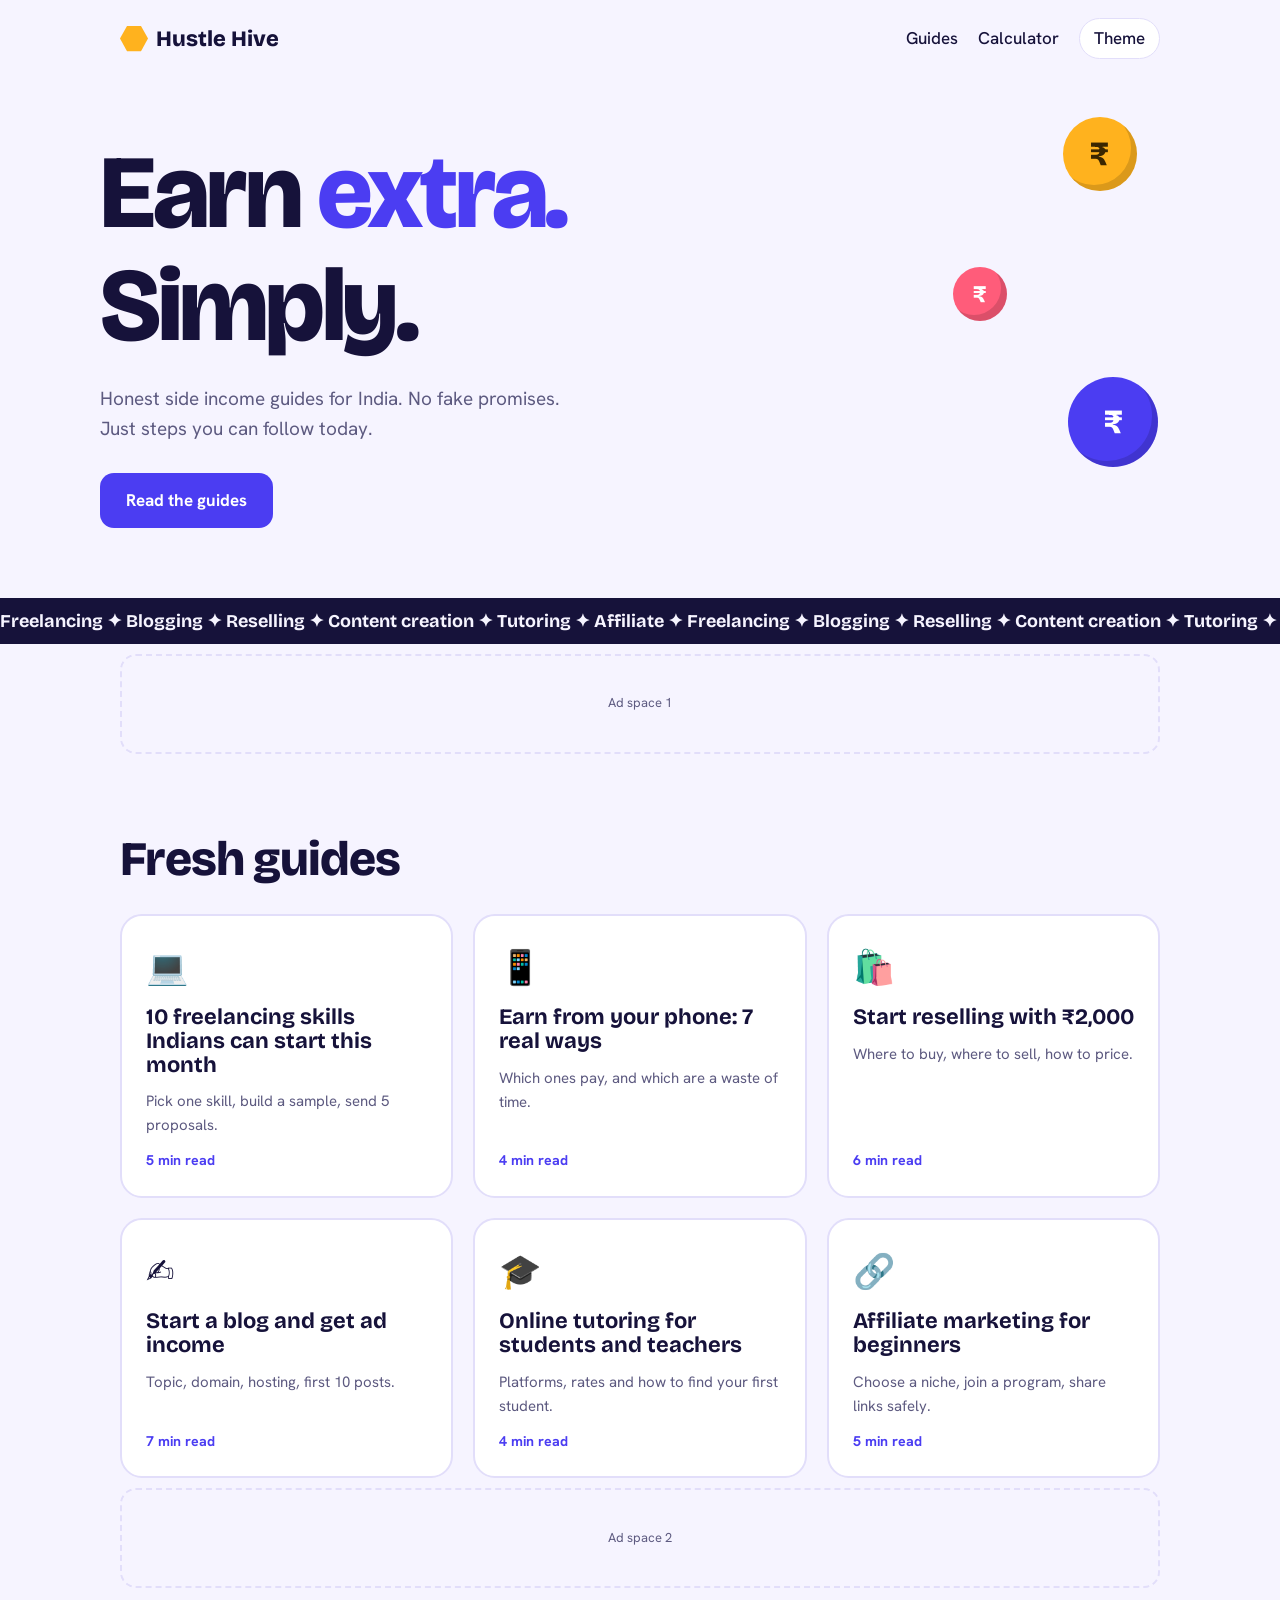
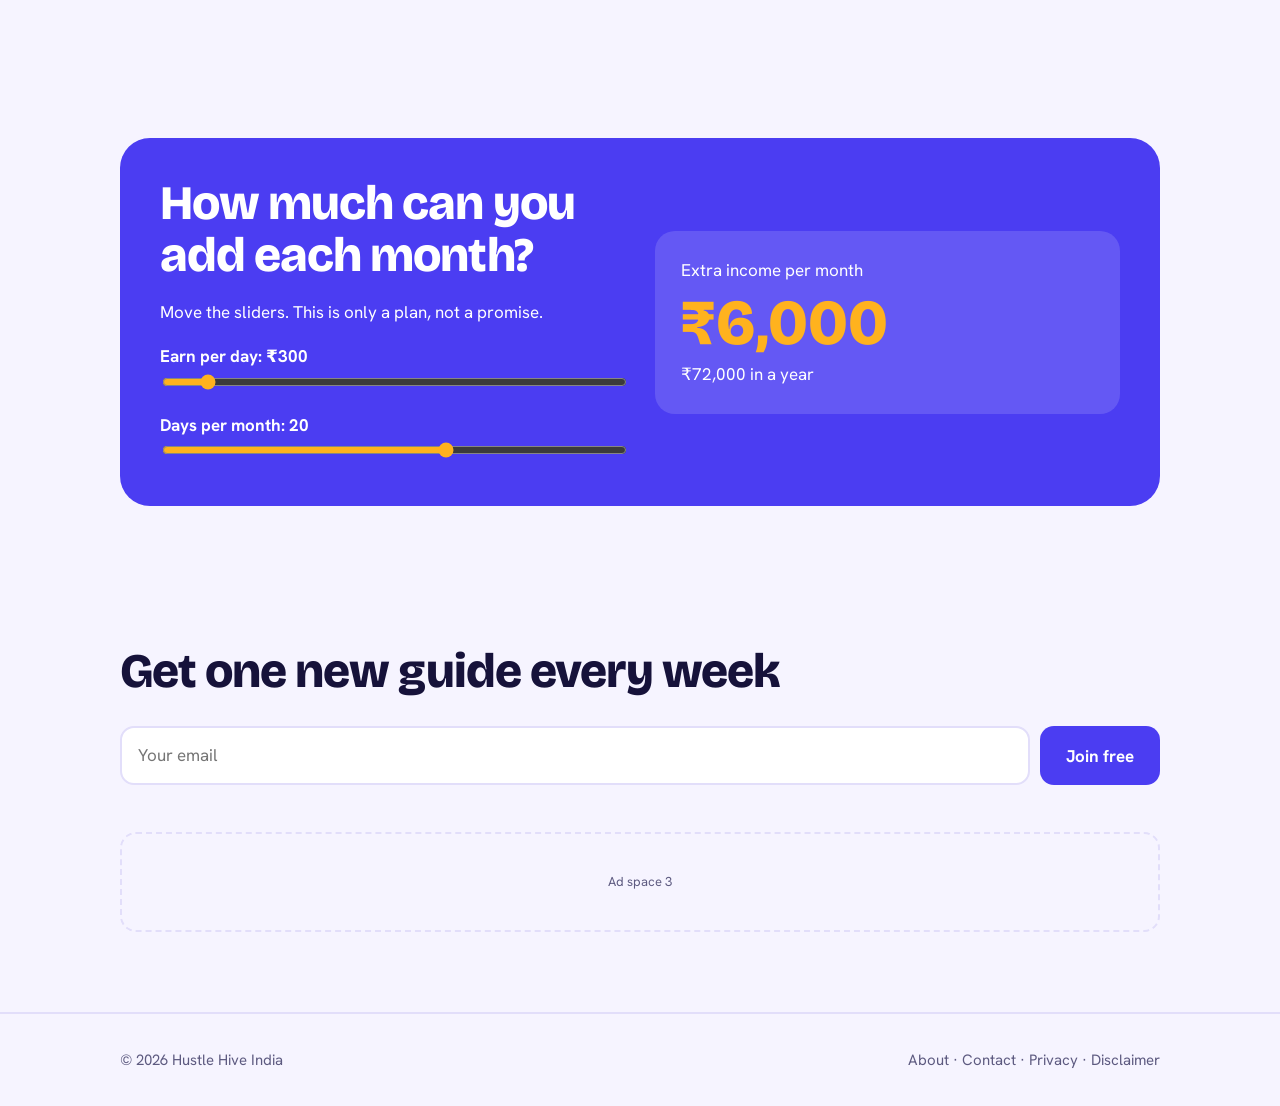
<file: index.html>
<!DOCTYPE html>
<html lang="en">
<head>
<meta charset="utf-8">
<meta name="viewport" content="width=device-width, initial-scale=1, viewport-fit=cover">
<title>Hustle Hive India – Side income ideas that work in India</title>
<meta name="description" content="Simple, honest guides to side income, freelancing and online earning for Indians.">
<link href="https://fonts.googleapis.com/css2?family=Bricolage+Grotesque:wght@600;800&family=Hanken+Grotesk:wght@400;500;700&display=swap" rel="stylesheet">
<style>
:root{--bg:#f6f4ff;--ink:#16123a;--mut:#5d5a80;--card:#fff;--line:#e2defa;--a:#4b3df2;--b:#ffb21e;--c:#ff5c7a;box-sizing:border-box;padding-top:env(safe-area-inset-top,0px);padding-bottom:env(safe-area-inset-bottom,0px)}
@media(prefers-color-scheme:dark){:root:not([data-theme="light"]){--bg:#0e0b26;--ink:#f1efff;--mut:#a9a5d6;--card:#181438;--line:#2c2660;--a:#8d82ff}}
:root[data-theme="dark"]{--bg:#0e0b26;--ink:#f1efff;--mut:#a9a5d6;--card:#181438;--line:#2c2660;--a:#8d82ff}
html{scroll-padding-top:env(safe-area-inset-top,0px);scroll-behavior:smooth}
*,*:before,*:after{box-sizing:border-box}
body{margin:0;background:var(--bg);color:var(--ink);font:400 17px/1.6 'Hanken Grotesk',system-ui,sans-serif;overflow-x:hidden}
h1,h2,h3{font-family:'Bricolage Grotesque',system-ui,sans-serif;line-height:1.08;margin:0}
a{color:inherit;text-decoration:none}
:focus-visible{outline:3px solid var(--b);outline-offset:3px}
.w{max-width:1080px;margin:0 auto;padding:0 20px}
nav{display:flex;justify-content:space-between;align-items:center;padding:18px 0}
.logo{font:800 22px 'Bricolage Grotesque';display:flex;gap:8px;align-items:center}
.logo i{width:28px;height:28px;background:var(--b);clip-path:polygon(25% 5%,75% 5%,100% 50%,75% 95%,25% 95%,0 50%);display:inline-block;animation:spin 9s linear infinite}
@keyframes spin{to{transform:rotate(360deg)}}
nav div{display:flex;gap:20px;align-items:center;font-weight:500}
nav button{border:1px solid var(--line);background:var(--card);color:var(--ink);border-radius:99px;padding:6px 14px;font:inherit;cursor:pointer}
.hero{position:relative;padding:60px 0 70px;min-height:480px}
.hero h1{font-size:clamp(44px,9vw,104px);font-weight:800;letter-spacing:-.03em;max-width:11ch}
.hero h1 span{display:inline-block;animation:rise .9s cubic-bezier(.2,.8,.2,1) both}
.hero h1 span:nth-child(2){animation-delay:.12s;color:var(--a)}
.hero h1 span:nth-child(3){animation-delay:.24s}
@keyframes rise{from{transform:translateY(60%) rotate(4deg);opacity:0}}
.hero p{max-width:42ch;color:var(--mut);font-size:19px;margin:22px 0 28px}
.btn{display:inline-block;background:var(--a);color:#fff;font-weight:700;padding:14px 26px;border-radius:14px;transition:transform .2s,box-shadow .2s}
.btn:hover{transform:translateY(-3px) rotate(-1deg);box-shadow:0 10px 0 var(--ink)}
.coin{position:absolute;right:4%;width:74px;height:74px;border-radius:50%;background:var(--b);color:#3a2600;font:800 34px/74px 'Bricolage Grotesque';text-align:center;box-shadow:inset -6px -6px 0 rgba(0,0,0,.14);animation:fl 5s ease-in-out infinite}
.coin.c1{top:40px}.coin.c2{top:190px;right:16%;width:54px;height:54px;line-height:54px;font-size:24px;background:var(--c);color:#fff;animation-delay:-2s}.coin.c3{top:300px;right:2%;width:90px;height:90px;line-height:90px;background:var(--a);color:#fff;animation-delay:-3.5s}
@keyframes fl{50%{transform:translateY(-26px) rotate(14deg)}}
@media(max-width:700px){.coin{opacity:.25}}
.tape{background:var(--ink);color:var(--bg);overflow:hidden;white-space:nowrap;padding:12px 0;font:700 18px 'Bricolage Grotesque'}
.tape div{display:inline-block;animation:tape 28s linear infinite}
@keyframes tape{to{transform:translateX(-50%)}}
section{padding:70px 0}
h2{font-size:clamp(30px,5vw,48px);font-weight:800;margin-bottom:28px;letter-spacing:-.02em}
.grid{display:grid;grid-template-columns:repeat(auto-fill,minmax(290px,1fr));gap:20px}
.post{background:var(--card);border:2px solid var(--line);border-radius:22px;padding:24px;display:flex;flex-direction:column;gap:12px;transition:transform .25s,border-color .25s}
.post:hover{transform:translateY(-6px);border-color:var(--a)}
.post .e{font-size:34px}
.post h3{font-size:22px}
.post p{margin:0;color:var(--mut);font-size:15px}
.post small{margin-top:auto;color:var(--a);font-weight:700}
.calc{background:var(--a);color:#fff;border-radius:30px;padding:40px;display:grid;gap:30px;grid-template-columns:1fr 1fr}
@media(max-width:760px){.calc{grid-template-columns:1fr;padding:26px}}
.calc h2{margin:0 0 10px}
.calc label{display:block;font-weight:700;margin-top:14px}
.calc input{width:100%;accent-color:var(--b)}
.out{background:rgba(255,255,255,.14);border-radius:20px;padding:26px;align-self:center}
.out b{display:block;font:800 clamp(38px,7vw,64px) 'Bricolage Grotesque';color:var(--b);transition:transform .2s}
.ad{border:2px dashed var(--line);border-radius:16px;min-height:100px;display:grid;place-items:center;color:var(--mut);font-size:13px;margin:10px 0}
form{display:flex;gap:10px;flex-wrap:wrap}
form input{flex:1;min-width:220px;padding:14px 16px;border-radius:14px;border:2px solid var(--line);background:var(--card);color:var(--ink);font:inherit}
form button{border:0;cursor:pointer;font:700 17px 'Hanken Grotesk'}
#ok{color:var(--a);font-weight:700;margin-top:10px;min-height:1.6em}
footer{border-top:2px solid var(--line);padding:34px 0;color:var(--mut);font-size:15px}
footer .w{display:flex;justify-content:space-between;flex-wrap:wrap;gap:12px}
.rv{opacity:0;transform:translateY(24px);transition:.7s}.rv.in{opacity:1;transform:none}
@media(prefers-reduced-motion:reduce){*{animation:none!important;transition:none!important}.rv{opacity:1;transform:none}}
</style>
</head>
<body>
<div class="w"><nav><a class="logo" href="#"><i></i>Hustle Hive</a><div><a href="#posts">Guides</a><a href="#calc">Calculator</a><button id="th" aria-label="Switch light or dark">Theme</button></div></nav></div>

<header class="w hero">
<h1><span>Earn</span> <span>extra.</span> <span>Simply.</span></h1>
<p>Honest side income guides for India. No fake promises. Just steps you can follow today.</p>
<a class="btn" href="#posts">Read the guides</a>
<div class="coin c1" aria-hidden="true">₹</div><div class="coin c2" aria-hidden="true">₹</div><div class="coin c3" aria-hidden="true">₹</div>
</header>

<div class="tape" aria-hidden="true"><div>Freelancing ✦ Blogging ✦ Reselling ✦ Content creation ✦ Tutoring ✦ Affiliate ✦ Freelancing ✦ Blogging ✦ Reselling ✦ Content creation ✦ Tutoring ✦ Affiliate ✦ </div></div>

<div class="w">
<!-- AD SLOT 1 (top banner): paste Monetag banner code here -->
<div class="ad" id="ad1">Ad space 1</div>

<section id="posts">
<h2>Fresh guides</h2>
<div class="grid">
<a class="post rv" href="#"><span class="e">💻</span><h3>10 freelancing skills Indians can start this month</h3><p>Pick one skill, build a sample, send 5 proposals.</p><small>5 min read</small></a>
<a class="post rv" href="#"><span class="e">📱</span><h3>Earn from your phone: 7 real ways</h3><p>Which ones pay, and which are a waste of time.</p><small>4 min read</small></a>
<a class="post rv" href="#"><span class="e">🛍️</span><h3>Start reselling with ₹2,000</h3><p>Where to buy, where to sell, how to price.</p><small>6 min read</small></a>
<a class="post rv" href="#"><span class="e">✍️</span><h3>Start a blog and get ad income</h3><p>Topic, domain, hosting, first 10 posts.</p><small>7 min read</small></a>
<a class="post rv" href="#"><span class="e">🎓</span><h3>Online tutoring for students and teachers</h3><p>Platforms, rates and how to find your first student.</p><small>4 min read</small></a>
<a class="post rv" href="#"><span class="e">🔗</span><h3>Affiliate marketing for beginners</h3><p>Choose a niche, join a program, share links safely.</p><small>5 min read</small></a>
</div>
<!-- AD SLOT 2 (between content): paste Monetag code here -->
<div class="ad" id="ad2">Ad space 2</div>
</section>

<section id="calc">
<div class="calc rv">
<div><h2>How much can you add each month?</h2><p>Move the sliders. This is only a plan, not a promise.</p>
<label>Earn per day: ₹<span id="v1">300</span></label><input id="s1" type="range" min="50" max="3000" step="50" value="300">
<label>Days per month: <span id="v2">20</span></label><input id="s2" type="range" min="4" max="30" value="20"></div>
<div class="out"><p style="margin:0">Extra income per month</p><b id="tot">₹6,000</b><p style="margin:0" id="yr">₹72,000 in a year</p></div>
</div>
</section>

<section>
<h2>Get one new guide every week</h2>
<form id="f"><input type="email" required placeholder="Your email" aria-label="Email"><button class="btn">Join free</button></form>
<div id="ok" role="status"></div>
<!-- AD SLOT 3 (bottom): paste Monetag code here -->
<div class="ad" id="ad3">Ad space 3</div>
</section>
</div>

<footer><div class="w"><span>© 2026 Hustle Hive India</span><span><a href="#">About</a> · <a href="#">Contact</a> · <a href="#">Privacy</a> · <a href="#">Disclaimer</a></span></div></footer>

<script>
var $=function(i){return document.getElementById(i)};
function fmt(n){return '₹'+n.toLocaleString('en-IN')}
function calc(){var a=+$('s1').value,d=+$('s2').value,t=a*d;$('v1').textContent=a;$('v2').textContent=d;$('tot').textContent=fmt(t);$('yr').textContent=fmt(t*12)+' in a year'}
$('s1').oninput=$('s2').oninput=calc;calc();
$('f').onsubmit=function(e){e.preventDefault();$('ok').textContent='Thanks! You are on the list.';e.target.reset()};
$('th').onclick=function(){var r=document.documentElement,d=r.getAttribute('data-theme')==='dark'||(!r.getAttribute('data-theme')&&matchMedia('(prefers-color-scheme:dark)').matches);r.setAttribute('data-theme',d?'light':'dark')};
var io=new IntersectionObserver(function(es){es.forEach(function(e){if(e.isIntersecting){e.target.classList.add('in');io.unobserve(e.target)}})},{threshold:.15});
document.querySelectorAll('.rv').forEach(function(x){io.observe(x)});
</script>
</body>
</html>
</file>
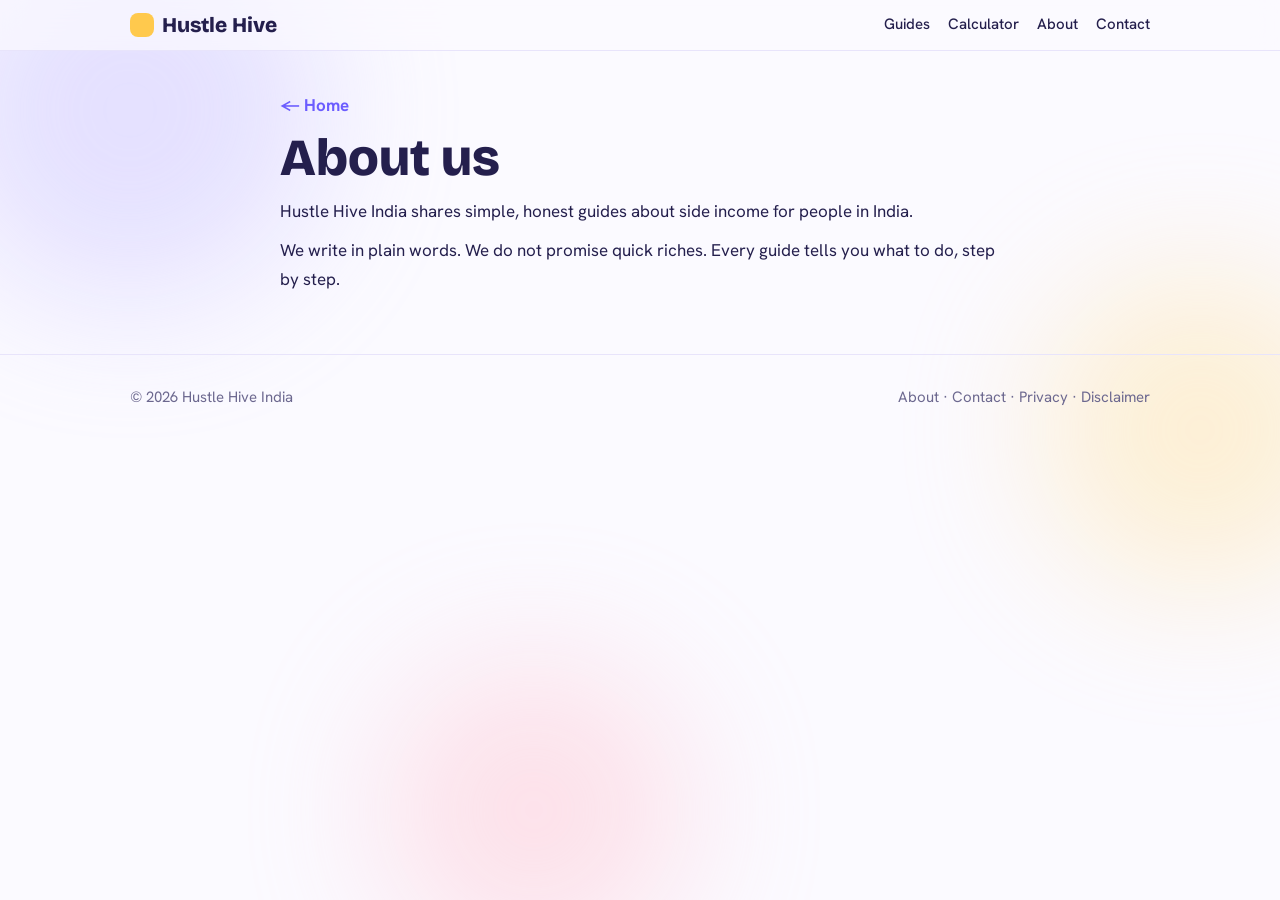
<file: about.html>
<!DOCTYPE html><html lang="en"><head><meta charset="utf-8"><meta name="viewport" content="width=device-width,initial-scale=1,viewport-fit=cover"><title>About us – Hustle Hive India</title><meta name="description" content="About us"><link rel="icon" href="data:image/svg+xml,%3Csvg xmlns='http://www.w3.org/2000/svg' viewBox='0 0 100 100'%3E%3Ctext y='.9em' font-size='90'%3E🪙%3C/text%3E%3C/svg%3E"><link href="https://fonts.googleapis.com/css2?family=Bricolage+Grotesque:wght@600;800&family=Hanken+Grotesk:wght@400;500;700&display=swap" rel="stylesheet"><link rel="stylesheet" href="style.css">
<!-- MONETAG: paste your site-wide Monetag script here (inside head) if they give you one -->
</head><body><div class="bg" aria-hidden="true"><i></i><i></i><i></i></div>
<header class="nav"><div class="w"><a class="logo" href="index.html"><b></b>Hustle Hive</a><nav><a href="index.html#posts">Guides</a><a href="index.html#calc">Calculator</a><a href="about.html">About</a><a href="contact.html">Contact</a></nav></div></header><main class="w art"><a class="back" href="index.html">← Home</a><h1>About us</h1><p>Hustle Hive India shares simple, honest guides about side income for people in India.</p><p>We write in plain words. We do not promise quick riches. Every guide tells you what to do, step by step.</p></main><footer><div class="w"><span>© 2026 Hustle Hive India</span><span><a href="about.html">About</a> · <a href="contact.html">Contact</a> · <a href="privacy.html">Privacy</a> · <a href="disclaimer.html">Disclaimer</a></span></div></footer><script src="app.js"></script></body></html>
</file>
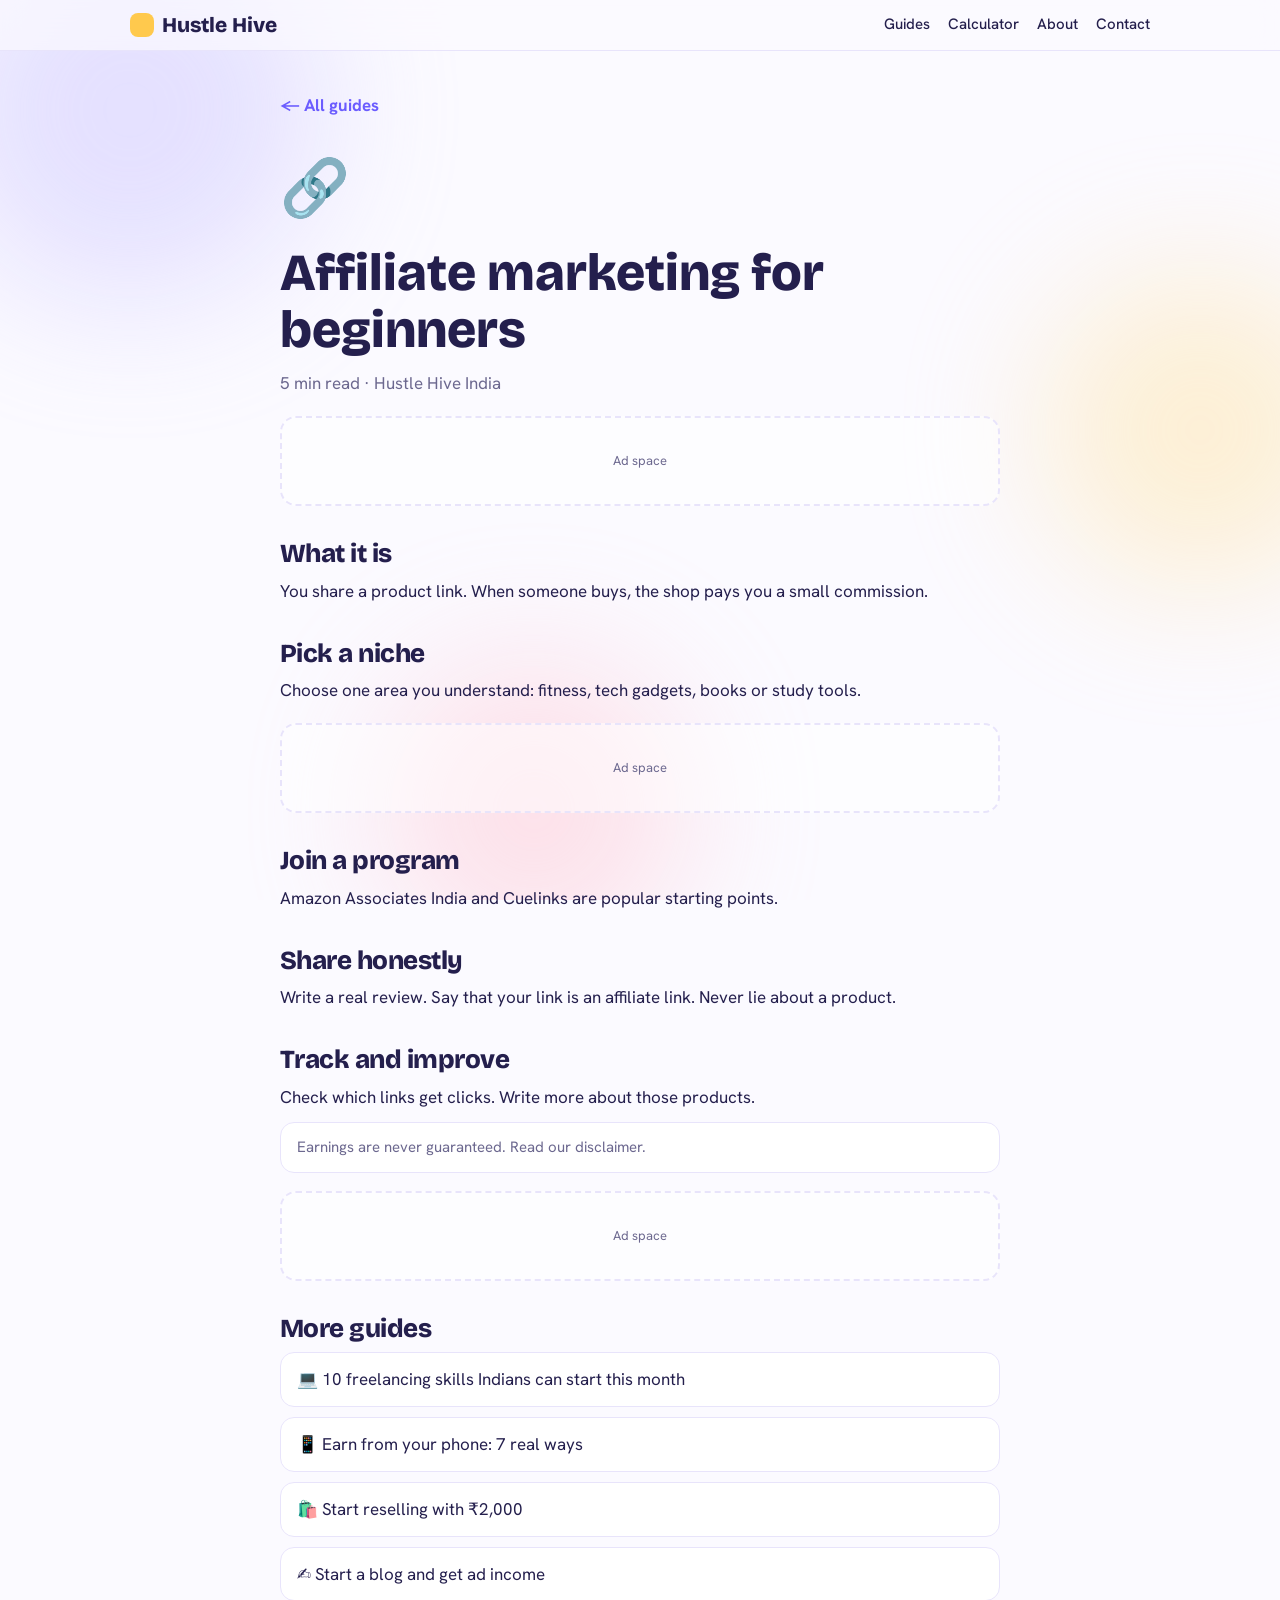
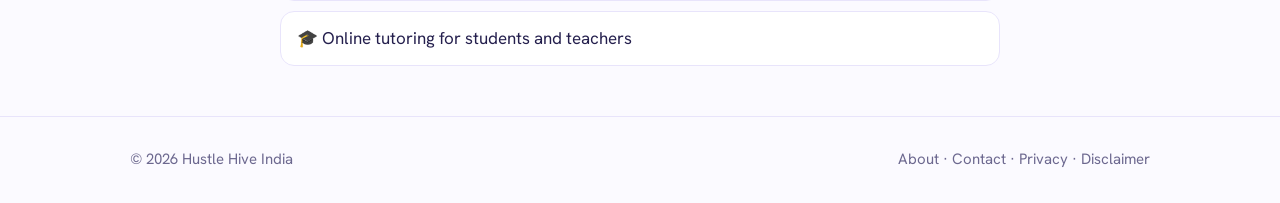
<file: affiliate-marketing.html>
<!DOCTYPE html><html lang="en"><head><meta charset="utf-8"><meta name="viewport" content="width=device-width,initial-scale=1,viewport-fit=cover"><title>Affiliate marketing for beginners – Hustle Hive India</title><meta name="description" content="Choose a niche, join a program, share links safely."><link rel="icon" href="data:image/svg+xml,%3Csvg xmlns='http://www.w3.org/2000/svg' viewBox='0 0 100 100'%3E%3Ctext y='.9em' font-size='90'%3E🪙%3C/text%3E%3C/svg%3E"><link href="https://fonts.googleapis.com/css2?family=Bricolage+Grotesque:wght@600;800&family=Hanken+Grotesk:wght@400;500;700&display=swap" rel="stylesheet"><link rel="stylesheet" href="style.css">
<!-- MONETAG: paste your site-wide Monetag script here (inside head) if they give you one -->
</head><body><div class="bg" aria-hidden="true"><i></i><i></i><i></i></div>
<header class="nav"><div class="w"><a class="logo" href="index.html"><b></b>Hustle Hive</a><nav><a href="index.html#posts">Guides</a><a href="index.html#calc">Calculator</a><a href="about.html">About</a><a href="contact.html">Contact</a></nav></div></header><main class="w art"><a class="back" href="index.html">← All guides</a><div class="big">🔗</div><h1>Affiliate marketing for beginners</h1><p class="meta">5 min read · Hustle Hive India</p><!-- AD SLOT 1: paste Monetag banner / zone code inside this box -->
<div class="ad" id="ad1">Ad space</div><h2>What it is</h2><p>You share a product link. When someone buys, the shop pays you a small commission.</p><h2>Pick a niche</h2><p>Choose one area you understand: fitness, tech gadgets, books or study tools.</p><!-- AD SLOT 2: paste Monetag banner / zone code inside this box -->
<div class="ad" id="ad2">Ad space</div><h2>Join a program</h2><p>Amazon Associates India and Cuelinks are popular starting points.</p><h2>Share honestly</h2><p>Write a real review. Say that your link is an affiliate link. Never lie about a product.</p><h2>Track and improve</h2><p>Check which links get clicks. Write more about those products.</p><p class="note">Earnings are never guaranteed. Read our <a href="disclaimer.html">disclaimer</a>.</p><!-- AD SLOT 3: paste Monetag banner / zone code inside this box -->
<div class="ad" id="ad3">Ad space</div><h2>More guides</h2><div class="more"><a href="freelancing-skills.html">💻 10 freelancing skills Indians can start this month</a><a href="earn-from-phone.html">📱 Earn from your phone: 7 real ways</a><a href="reselling-2000.html">🛍️ Start reselling with ₹2,000</a><a href="start-a-blog.html">✍️ Start a blog and get ad income</a><a href="online-tutoring.html">🎓 Online tutoring for students and teachers</a></div></main><footer><div class="w"><span>© 2026 Hustle Hive India</span><span><a href="about.html">About</a> · <a href="contact.html">Contact</a> · <a href="privacy.html">Privacy</a> · <a href="disclaimer.html">Disclaimer</a></span></div></footer><script src="app.js"></script></body></html>
</file>
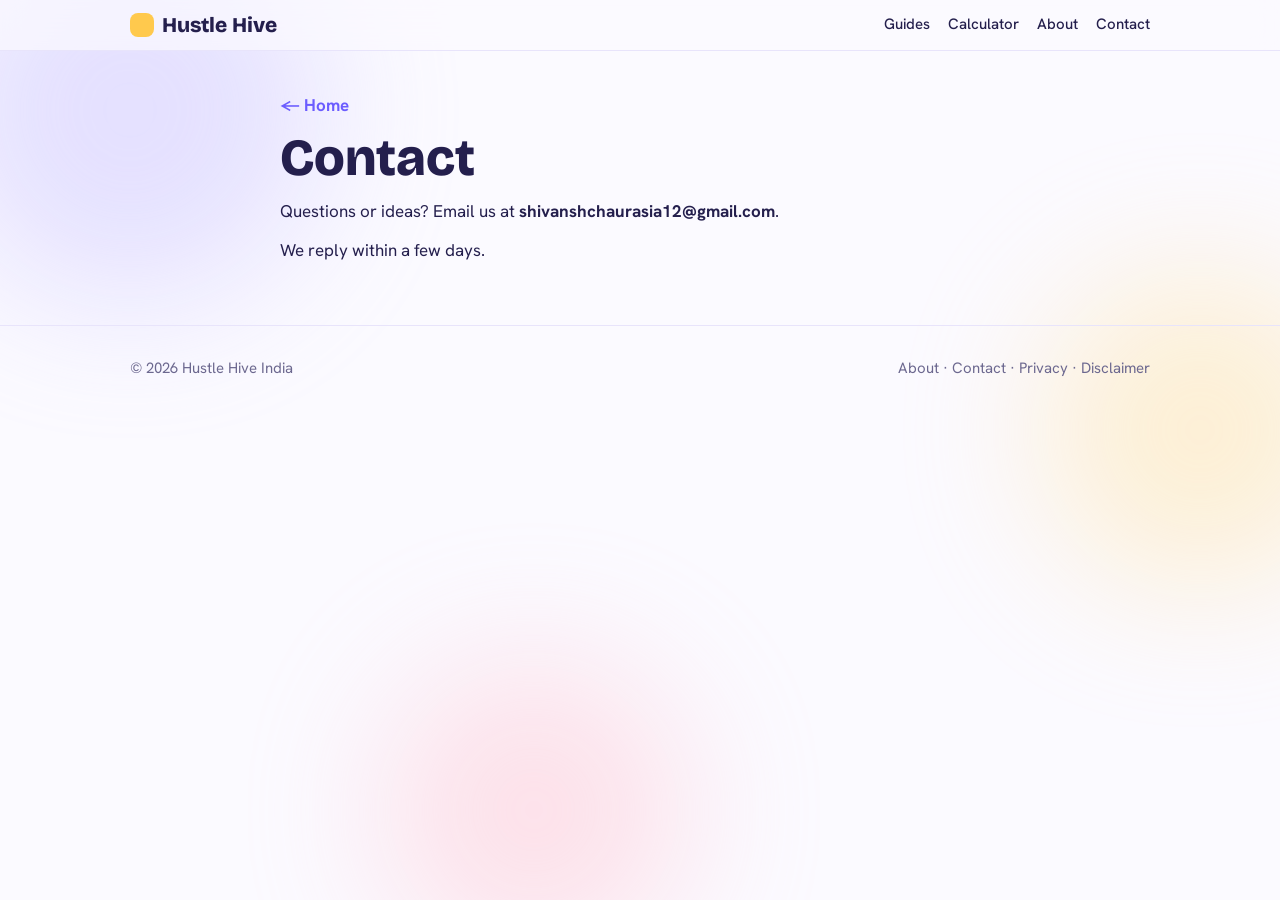
<file: contact.html>
<!DOCTYPE html><html lang="en"><head><meta charset="utf-8"><meta name="viewport" content="width=device-width,initial-scale=1,viewport-fit=cover"><title>Contact – Hustle Hive India</title><meta name="description" content="Contact"><link rel="icon" href="data:image/svg+xml,%3Csvg xmlns='http://www.w3.org/2000/svg' viewBox='0 0 100 100'%3E%3Ctext y='.9em' font-size='90'%3E🪙%3C/text%3E%3C/svg%3E"><link href="https://fonts.googleapis.com/css2?family=Bricolage+Grotesque:wght@600;800&family=Hanken+Grotesk:wght@400;500;700&display=swap" rel="stylesheet"><link rel="stylesheet" href="style.css">
<!-- MONETAG: paste your site-wide Monetag script here (inside head) if they give you one -->
</head><body><div class="bg" aria-hidden="true"><i></i><i></i><i></i></div>
<header class="nav"><div class="w"><a class="logo" href="index.html"><b></b>Hustle Hive</a><nav><a href="index.html#posts">Guides</a><a href="index.html#calc">Calculator</a><a href="about.html">About</a><a href="contact.html">Contact</a></nav></div></header><main class="w art"><a class="back" href="index.html">← Home</a><h1>Contact</h1><p>Questions or ideas? Email us at <b>shivanshchaurasia12@gmail.com</b>.</p><p>We reply within a few days.</p></main><footer><div class="w"><span>© 2026 Hustle Hive India</span><span><a href="about.html">About</a> · <a href="contact.html">Contact</a> · <a href="privacy.html">Privacy</a> · <a href="disclaimer.html">Disclaimer</a></span></div></footer><script src="app.js"></script></body></html>
</file>
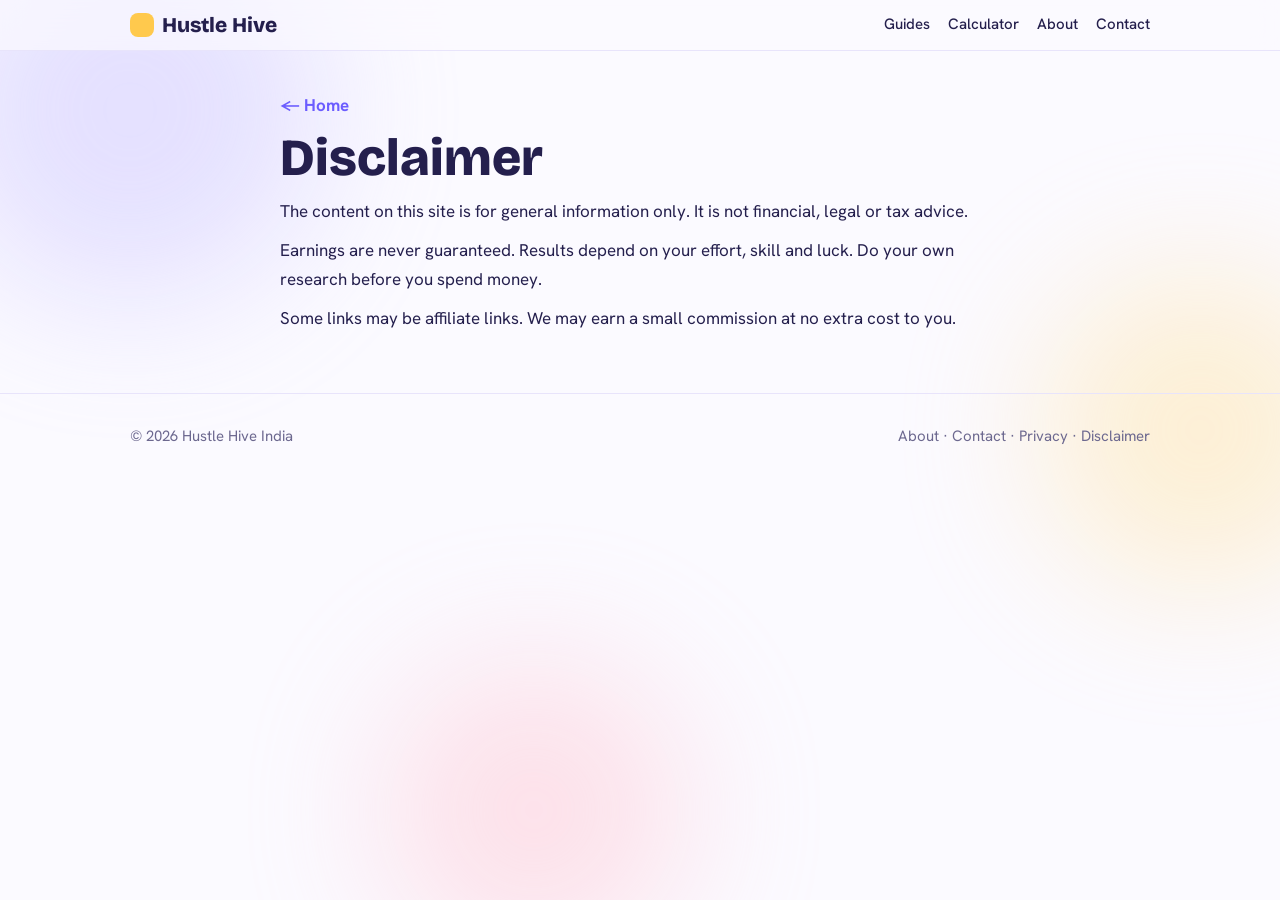
<file: disclaimer.html>
<!DOCTYPE html><html lang="en"><head><meta charset="utf-8"><meta name="viewport" content="width=device-width,initial-scale=1,viewport-fit=cover"><title>Disclaimer – Hustle Hive India</title><meta name="description" content="Disclaimer"><link rel="icon" href="data:image/svg+xml,%3Csvg xmlns='http://www.w3.org/2000/svg' viewBox='0 0 100 100'%3E%3Ctext y='.9em' font-size='90'%3E🪙%3C/text%3E%3C/svg%3E"><link href="https://fonts.googleapis.com/css2?family=Bricolage+Grotesque:wght@600;800&family=Hanken+Grotesk:wght@400;500;700&display=swap" rel="stylesheet"><link rel="stylesheet" href="style.css">
<!-- MONETAG: paste your site-wide Monetag script here (inside head) if they give you one -->
</head><body><div class="bg" aria-hidden="true"><i></i><i></i><i></i></div>
<header class="nav"><div class="w"><a class="logo" href="index.html"><b></b>Hustle Hive</a><nav><a href="index.html#posts">Guides</a><a href="index.html#calc">Calculator</a><a href="about.html">About</a><a href="contact.html">Contact</a></nav></div></header><main class="w art"><a class="back" href="index.html">← Home</a><h1>Disclaimer</h1><p>The content on this site is for general information only. It is not financial, legal or tax advice.</p><p>Earnings are never guaranteed. Results depend on your effort, skill and luck. Do your own research before you spend money.</p><p>Some links may be affiliate links. We may earn a small commission at no extra cost to you.</p></main><footer><div class="w"><span>© 2026 Hustle Hive India</span><span><a href="about.html">About</a> · <a href="contact.html">Contact</a> · <a href="privacy.html">Privacy</a> · <a href="disclaimer.html">Disclaimer</a></span></div></footer><script src="app.js"></script></body></html>
</file>
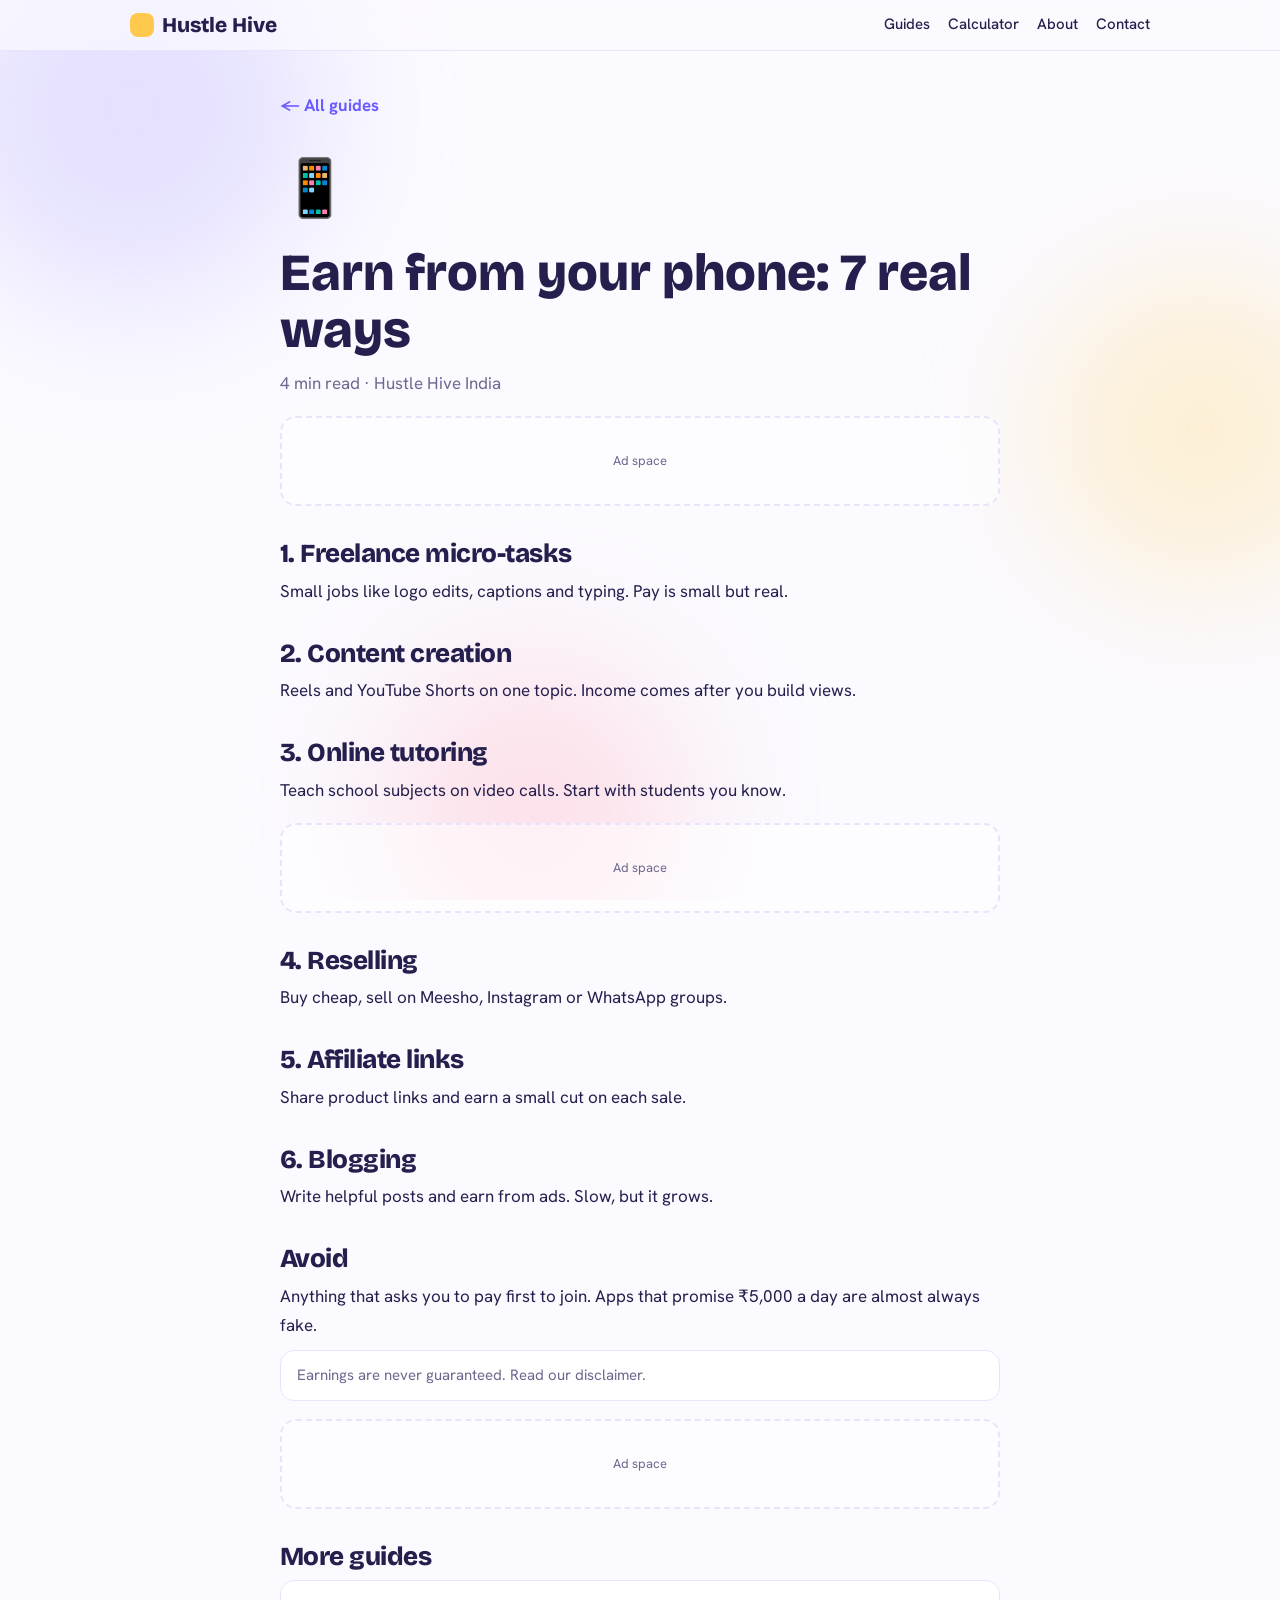
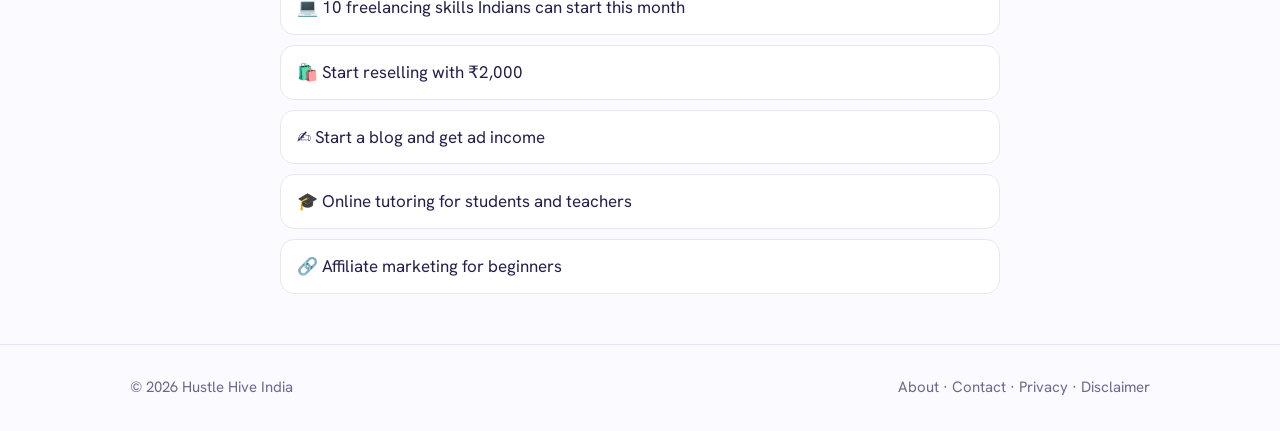
<file: earn-from-phone.html>
<!DOCTYPE html><html lang="en"><head><meta charset="utf-8"><meta name="viewport" content="width=device-width,initial-scale=1,viewport-fit=cover"><title>Earn from your phone: 7 real ways – Hustle Hive India</title><meta name="description" content="Which ones pay, and which are a waste of time."><link rel="icon" href="data:image/svg+xml,%3Csvg xmlns='http://www.w3.org/2000/svg' viewBox='0 0 100 100'%3E%3Ctext y='.9em' font-size='90'%3E🪙%3C/text%3E%3C/svg%3E"><link href="https://fonts.googleapis.com/css2?family=Bricolage+Grotesque:wght@600;800&family=Hanken+Grotesk:wght@400;500;700&display=swap" rel="stylesheet"><link rel="stylesheet" href="style.css">
<!-- MONETAG: paste your site-wide Monetag script here (inside head) if they give you one -->
</head><body><div class="bg" aria-hidden="true"><i></i><i></i><i></i></div>
<header class="nav"><div class="w"><a class="logo" href="index.html"><b></b>Hustle Hive</a><nav><a href="index.html#posts">Guides</a><a href="index.html#calc">Calculator</a><a href="about.html">About</a><a href="contact.html">Contact</a></nav></div></header><main class="w art"><a class="back" href="index.html">← All guides</a><div class="big">📱</div><h1>Earn from your phone: 7 real ways</h1><p class="meta">4 min read · Hustle Hive India</p><!-- AD SLOT 1: paste Monetag banner / zone code inside this box -->
<div class="ad" id="ad1">Ad space</div><h2>1. Freelance micro-tasks</h2><p>Small jobs like logo edits, captions and typing. Pay is small but real.</p><h2>2. Content creation</h2><p>Reels and YouTube Shorts on one topic. Income comes after you build views.</p><h2>3. Online tutoring</h2><p>Teach school subjects on video calls. Start with students you know.</p><!-- AD SLOT 2: paste Monetag banner / zone code inside this box -->
<div class="ad" id="ad2">Ad space</div><h2>4. Reselling</h2><p>Buy cheap, sell on Meesho, Instagram or WhatsApp groups.</p><h2>5. Affiliate links</h2><p>Share product links and earn a small cut on each sale.</p><h2>6. Blogging</h2><p>Write helpful posts and earn from ads. Slow, but it grows.</p><h2>Avoid</h2><p>Anything that asks you to pay first to join. Apps that promise ₹5,000 a day are almost always fake.</p><p class="note">Earnings are never guaranteed. Read our <a href="disclaimer.html">disclaimer</a>.</p><!-- AD SLOT 3: paste Monetag banner / zone code inside this box -->
<div class="ad" id="ad3">Ad space</div><h2>More guides</h2><div class="more"><a href="freelancing-skills.html">💻 10 freelancing skills Indians can start this month</a><a href="reselling-2000.html">🛍️ Start reselling with ₹2,000</a><a href="start-a-blog.html">✍️ Start a blog and get ad income</a><a href="online-tutoring.html">🎓 Online tutoring for students and teachers</a><a href="affiliate-marketing.html">🔗 Affiliate marketing for beginners</a></div></main><footer><div class="w"><span>© 2026 Hustle Hive India</span><span><a href="about.html">About</a> · <a href="contact.html">Contact</a> · <a href="privacy.html">Privacy</a> · <a href="disclaimer.html">Disclaimer</a></span></div></footer><script src="app.js"></script></body></html>
</file>
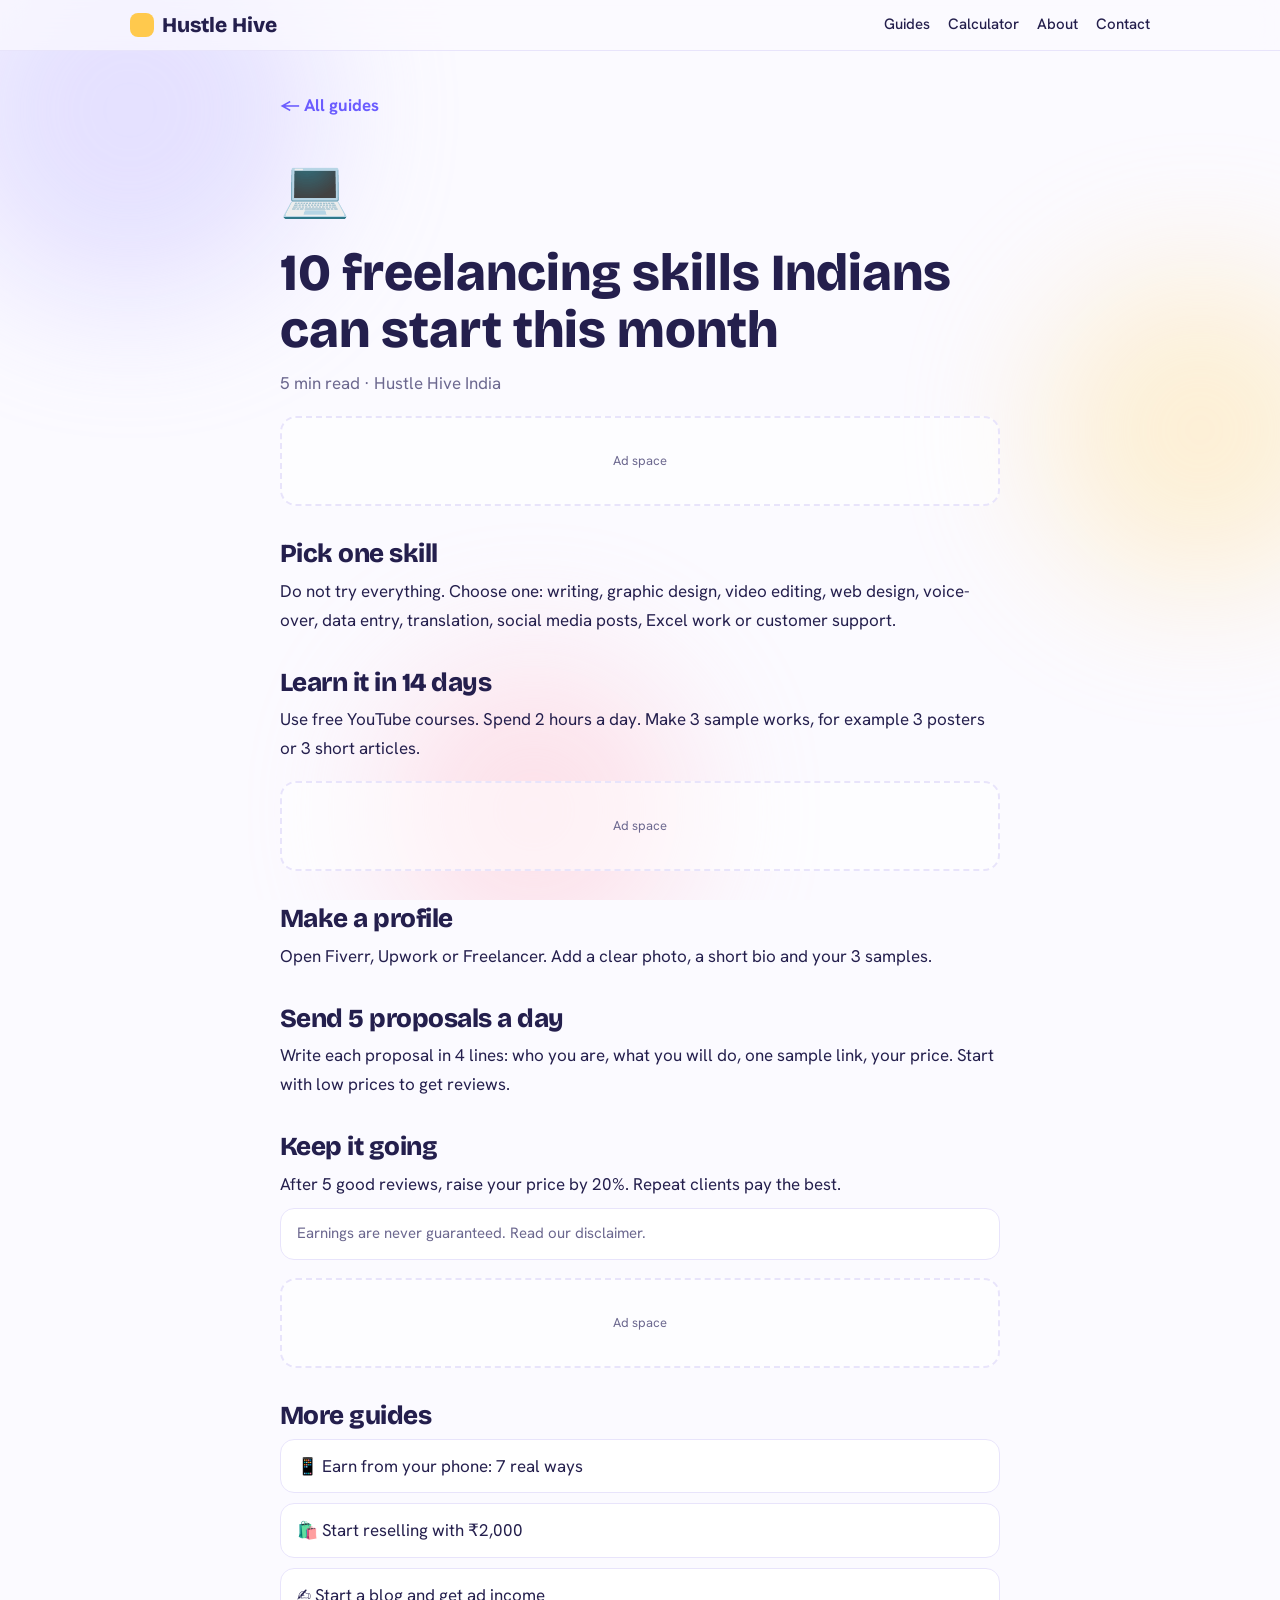
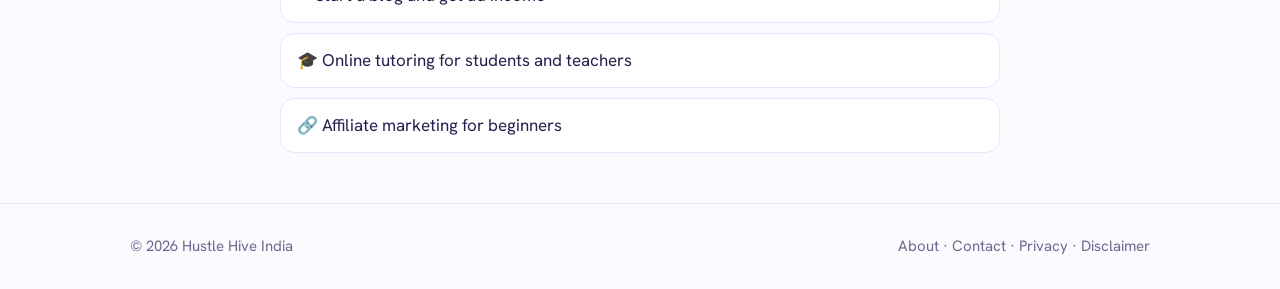
<file: freelancing-skills.html>
<!DOCTYPE html><html lang="en"><head><meta charset="utf-8"><meta name="viewport" content="width=device-width,initial-scale=1,viewport-fit=cover"><title>10 freelancing skills Indians can start this month – Hustle Hive India</title><meta name="description" content="Pick one skill, build a sample, send 5 proposals."><link rel="icon" href="data:image/svg+xml,%3Csvg xmlns='http://www.w3.org/2000/svg' viewBox='0 0 100 100'%3E%3Ctext y='.9em' font-size='90'%3E🪙%3C/text%3E%3C/svg%3E"><link href="https://fonts.googleapis.com/css2?family=Bricolage+Grotesque:wght@600;800&family=Hanken+Grotesk:wght@400;500;700&display=swap" rel="stylesheet"><link rel="stylesheet" href="style.css">
<!-- MONETAG: paste your site-wide Monetag script here (inside head) if they give you one -->
</head><body><div class="bg" aria-hidden="true"><i></i><i></i><i></i></div>
<header class="nav"><div class="w"><a class="logo" href="index.html"><b></b>Hustle Hive</a><nav><a href="index.html#posts">Guides</a><a href="index.html#calc">Calculator</a><a href="about.html">About</a><a href="contact.html">Contact</a></nav></div></header><main class="w art"><a class="back" href="index.html">← All guides</a><div class="big">💻</div><h1>10 freelancing skills Indians can start this month</h1><p class="meta">5 min read · Hustle Hive India</p><!-- AD SLOT 1: paste Monetag banner / zone code inside this box -->
<div class="ad" id="ad1">Ad space</div><h2>Pick one skill</h2><p>Do not try everything. Choose one: writing, graphic design, video editing, web design, voice-over, data entry, translation, social media posts, Excel work or customer support.</p><h2>Learn it in 14 days</h2><p>Use free YouTube courses. Spend 2 hours a day. Make 3 sample works, for example 3 posters or 3 short articles.</p><!-- AD SLOT 2: paste Monetag banner / zone code inside this box -->
<div class="ad" id="ad2">Ad space</div><h2>Make a profile</h2><p>Open Fiverr, Upwork or Freelancer. Add a clear photo, a short bio and your 3 samples.</p><h2>Send 5 proposals a day</h2><p>Write each proposal in 4 lines: who you are, what you will do, one sample link, your price. Start with low prices to get reviews.</p><h2>Keep it going</h2><p>After 5 good reviews, raise your price by 20%. Repeat clients pay the best.</p><p class="note">Earnings are never guaranteed. Read our <a href="disclaimer.html">disclaimer</a>.</p><!-- AD SLOT 3: paste Monetag banner / zone code inside this box -->
<div class="ad" id="ad3">Ad space</div><h2>More guides</h2><div class="more"><a href="earn-from-phone.html">📱 Earn from your phone: 7 real ways</a><a href="reselling-2000.html">🛍️ Start reselling with ₹2,000</a><a href="start-a-blog.html">✍️ Start a blog and get ad income</a><a href="online-tutoring.html">🎓 Online tutoring for students and teachers</a><a href="affiliate-marketing.html">🔗 Affiliate marketing for beginners</a></div></main><footer><div class="w"><span>© 2026 Hustle Hive India</span><span><a href="about.html">About</a> · <a href="contact.html">Contact</a> · <a href="privacy.html">Privacy</a> · <a href="disclaimer.html">Disclaimer</a></span></div></footer><script src="app.js"></script></body></html>
</file>
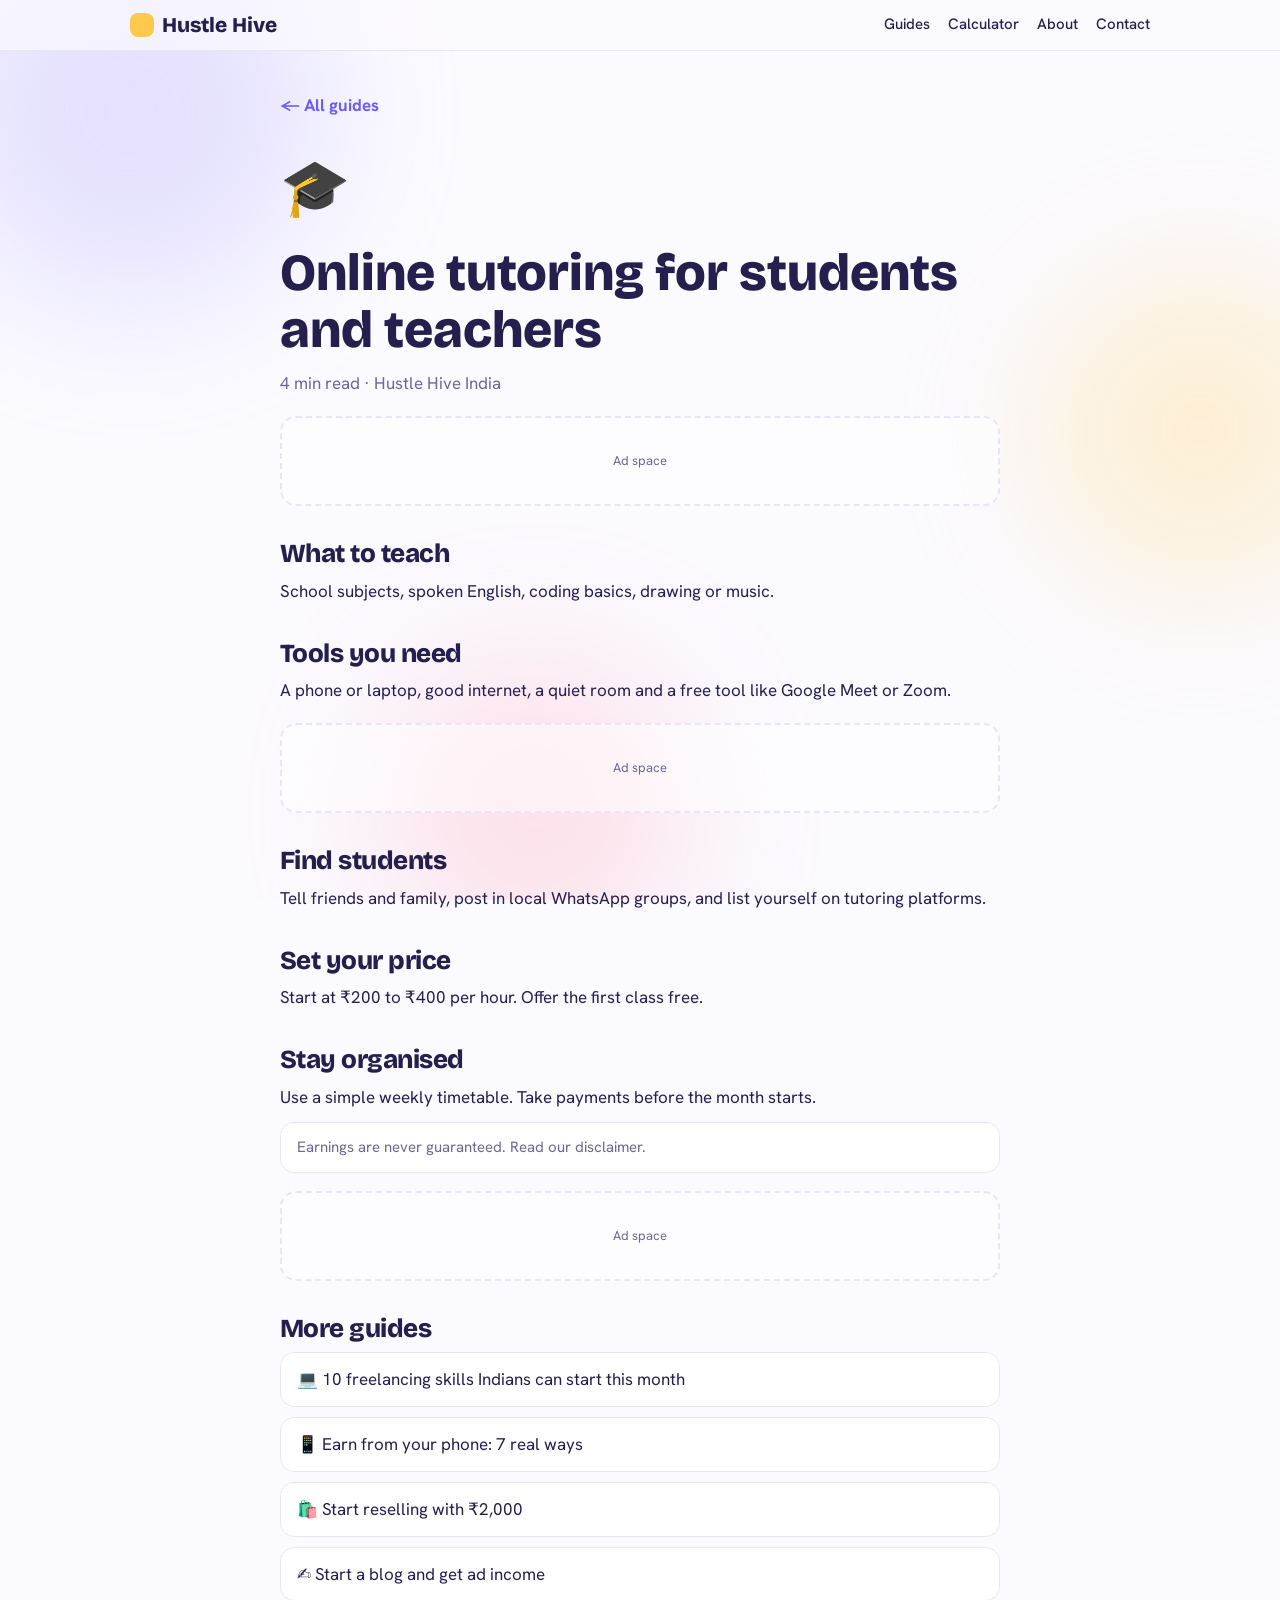
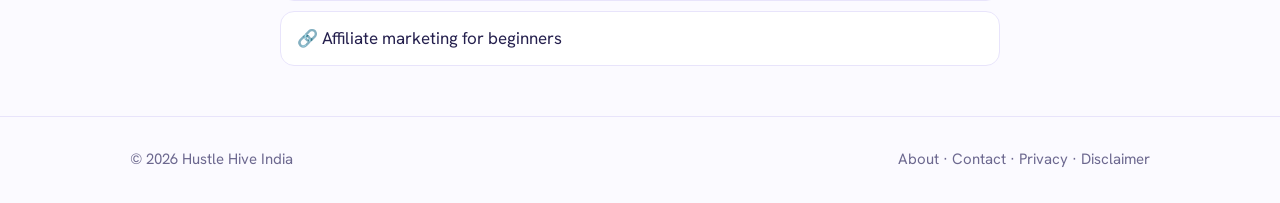
<file: online-tutoring.html>
<!DOCTYPE html><html lang="en"><head><meta charset="utf-8"><meta name="viewport" content="width=device-width,initial-scale=1,viewport-fit=cover"><title>Online tutoring for students and teachers – Hustle Hive India</title><meta name="description" content="Platforms, rates and how to find your first student."><link rel="icon" href="data:image/svg+xml,%3Csvg xmlns='http://www.w3.org/2000/svg' viewBox='0 0 100 100'%3E%3Ctext y='.9em' font-size='90'%3E🪙%3C/text%3E%3C/svg%3E"><link href="https://fonts.googleapis.com/css2?family=Bricolage+Grotesque:wght@600;800&family=Hanken+Grotesk:wght@400;500;700&display=swap" rel="stylesheet"><link rel="stylesheet" href="style.css">
<!-- MONETAG: paste your site-wide Monetag script here (inside head) if they give you one -->
</head><body><div class="bg" aria-hidden="true"><i></i><i></i><i></i></div>
<header class="nav"><div class="w"><a class="logo" href="index.html"><b></b>Hustle Hive</a><nav><a href="index.html#posts">Guides</a><a href="index.html#calc">Calculator</a><a href="about.html">About</a><a href="contact.html">Contact</a></nav></div></header><main class="w art"><a class="back" href="index.html">← All guides</a><div class="big">🎓</div><h1>Online tutoring for students and teachers</h1><p class="meta">4 min read · Hustle Hive India</p><!-- AD SLOT 1: paste Monetag banner / zone code inside this box -->
<div class="ad" id="ad1">Ad space</div><h2>What to teach</h2><p>School subjects, spoken English, coding basics, drawing or music.</p><h2>Tools you need</h2><p>A phone or laptop, good internet, a quiet room and a free tool like Google Meet or Zoom.</p><!-- AD SLOT 2: paste Monetag banner / zone code inside this box -->
<div class="ad" id="ad2">Ad space</div><h2>Find students</h2><p>Tell friends and family, post in local WhatsApp groups, and list yourself on tutoring platforms.</p><h2>Set your price</h2><p>Start at ₹200 to ₹400 per hour. Offer the first class free.</p><h2>Stay organised</h2><p>Use a simple weekly timetable. Take payments before the month starts.</p><p class="note">Earnings are never guaranteed. Read our <a href="disclaimer.html">disclaimer</a>.</p><!-- AD SLOT 3: paste Monetag banner / zone code inside this box -->
<div class="ad" id="ad3">Ad space</div><h2>More guides</h2><div class="more"><a href="freelancing-skills.html">💻 10 freelancing skills Indians can start this month</a><a href="earn-from-phone.html">📱 Earn from your phone: 7 real ways</a><a href="reselling-2000.html">🛍️ Start reselling with ₹2,000</a><a href="start-a-blog.html">✍️ Start a blog and get ad income</a><a href="affiliate-marketing.html">🔗 Affiliate marketing for beginners</a></div></main><footer><div class="w"><span>© 2026 Hustle Hive India</span><span><a href="about.html">About</a> · <a href="contact.html">Contact</a> · <a href="privacy.html">Privacy</a> · <a href="disclaimer.html">Disclaimer</a></span></div></footer><script src="app.js"></script></body></html>
</file>
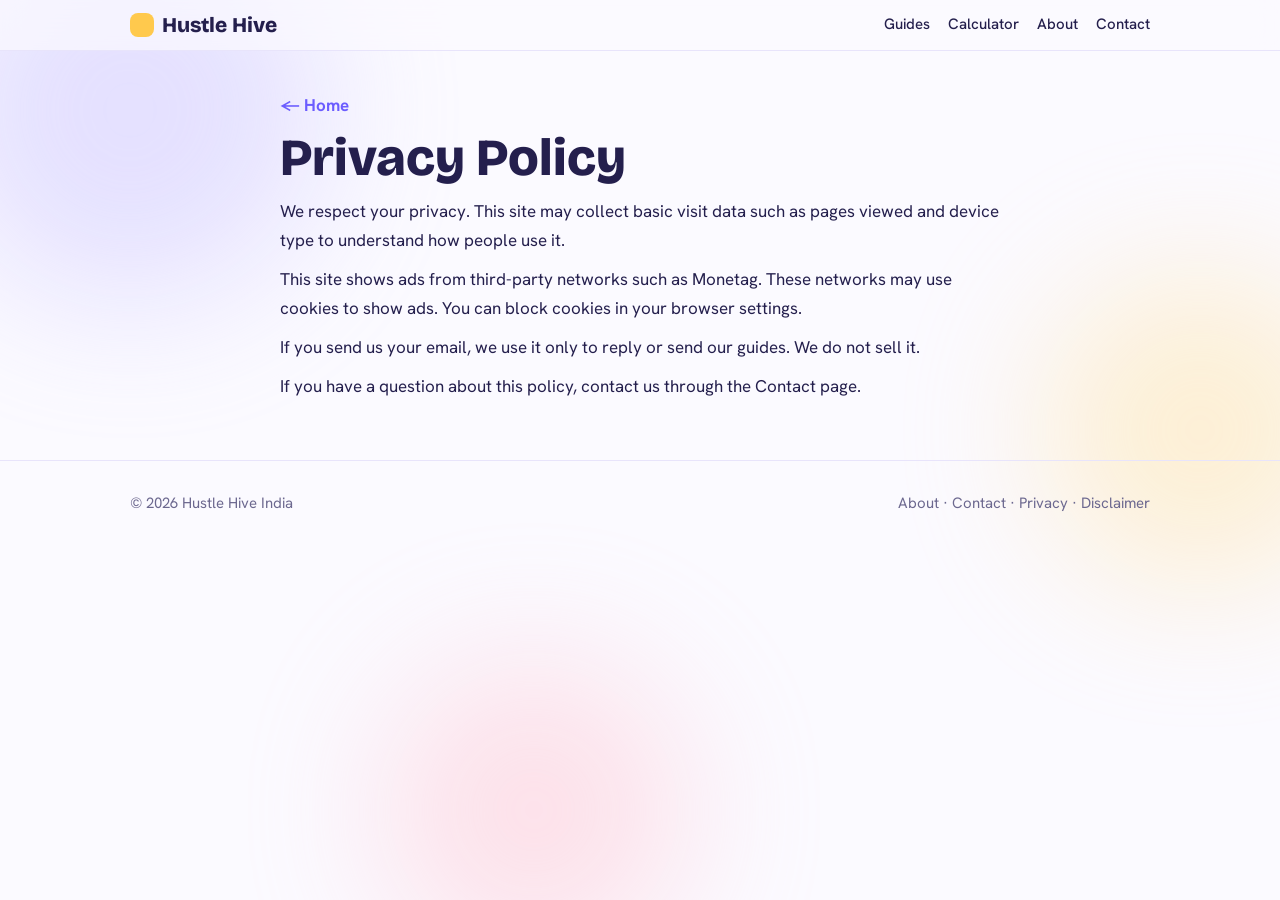
<file: privacy.html>
<!DOCTYPE html><html lang="en"><head><meta charset="utf-8"><meta name="viewport" content="width=device-width,initial-scale=1,viewport-fit=cover"><title>Privacy Policy – Hustle Hive India</title><meta name="description" content="Privacy Policy"><link rel="icon" href="data:image/svg+xml,%3Csvg xmlns='http://www.w3.org/2000/svg' viewBox='0 0 100 100'%3E%3Ctext y='.9em' font-size='90'%3E🪙%3C/text%3E%3C/svg%3E"><link href="https://fonts.googleapis.com/css2?family=Bricolage+Grotesque:wght@600;800&family=Hanken+Grotesk:wght@400;500;700&display=swap" rel="stylesheet"><link rel="stylesheet" href="style.css">
<!-- MONETAG: paste your site-wide Monetag script here (inside head) if they give you one -->
</head><body><div class="bg" aria-hidden="true"><i></i><i></i><i></i></div>
<header class="nav"><div class="w"><a class="logo" href="index.html"><b></b>Hustle Hive</a><nav><a href="index.html#posts">Guides</a><a href="index.html#calc">Calculator</a><a href="about.html">About</a><a href="contact.html">Contact</a></nav></div></header><main class="w art"><a class="back" href="index.html">← Home</a><h1>Privacy Policy</h1><p>We respect your privacy. This site may collect basic visit data such as pages viewed and device type to understand how people use it.</p><p>This site shows ads from third-party networks such as Monetag. These networks may use cookies to show ads. You can block cookies in your browser settings.</p><p>If you send us your email, we use it only to reply or send our guides. We do not sell it.</p><p>If you have a question about this policy, contact us through the Contact page.</p></main><footer><div class="w"><span>© 2026 Hustle Hive India</span><span><a href="about.html">About</a> · <a href="contact.html">Contact</a> · <a href="privacy.html">Privacy</a> · <a href="disclaimer.html">Disclaimer</a></span></div></footer><script src="app.js"></script></body></html>
</file>
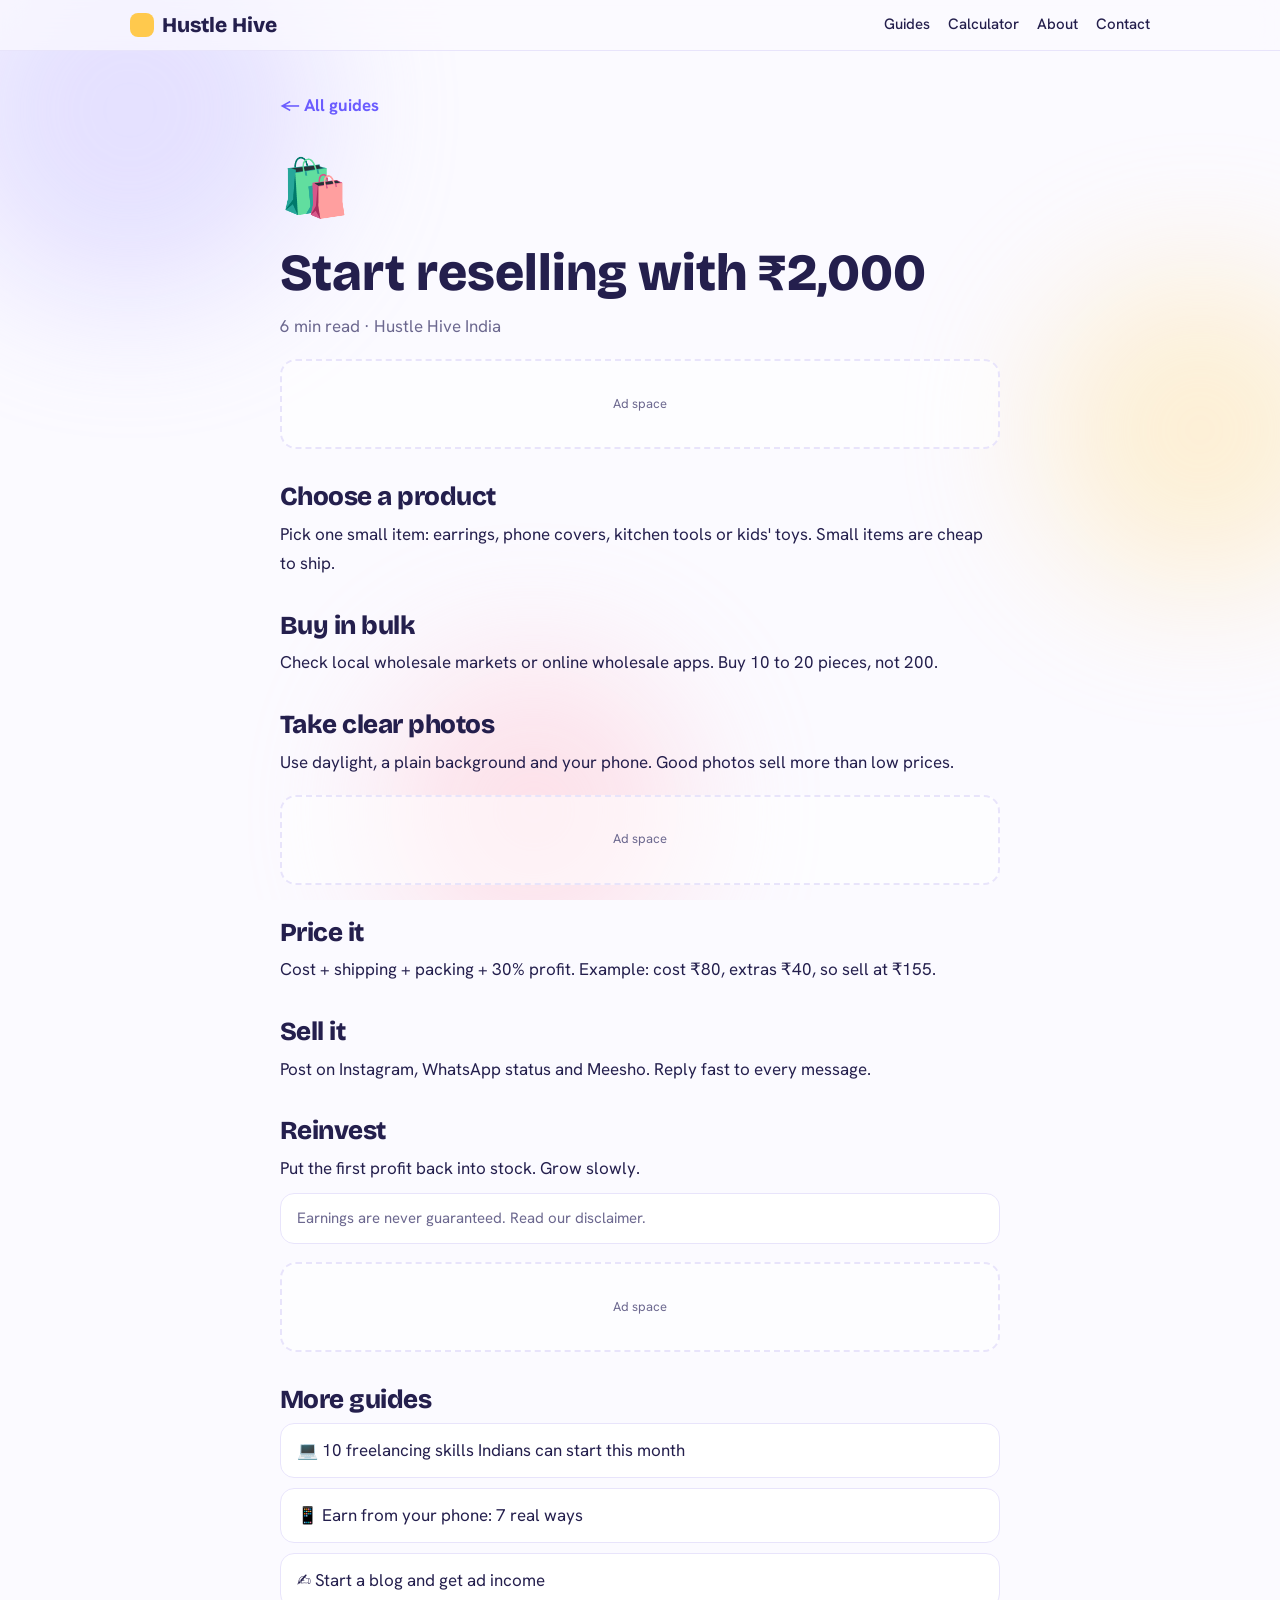
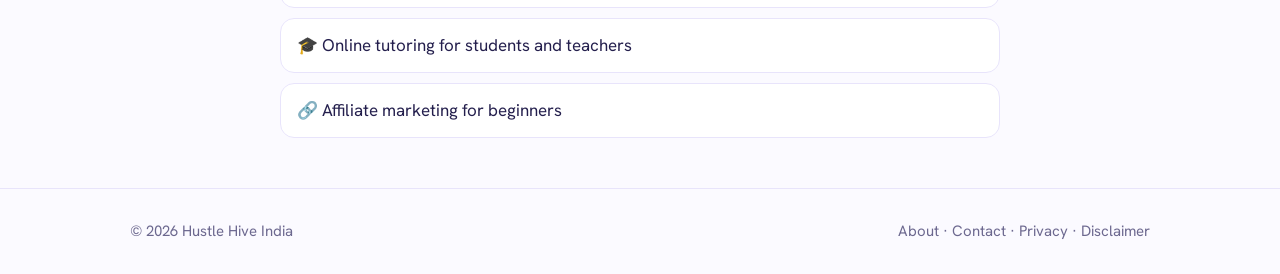
<file: reselling-2000.html>
<!DOCTYPE html><html lang="en"><head><meta charset="utf-8"><meta name="viewport" content="width=device-width,initial-scale=1,viewport-fit=cover"><title>Start reselling with ₹2,000 – Hustle Hive India</title><meta name="description" content="Where to buy, where to sell, how to price."><link rel="icon" href="data:image/svg+xml,%3Csvg xmlns='http://www.w3.org/2000/svg' viewBox='0 0 100 100'%3E%3Ctext y='.9em' font-size='90'%3E🪙%3C/text%3E%3C/svg%3E"><link href="https://fonts.googleapis.com/css2?family=Bricolage+Grotesque:wght@600;800&family=Hanken+Grotesk:wght@400;500;700&display=swap" rel="stylesheet"><link rel="stylesheet" href="style.css">
<!-- MONETAG: paste your site-wide Monetag script here (inside head) if they give you one -->
</head><body><div class="bg" aria-hidden="true"><i></i><i></i><i></i></div>
<header class="nav"><div class="w"><a class="logo" href="index.html"><b></b>Hustle Hive</a><nav><a href="index.html#posts">Guides</a><a href="index.html#calc">Calculator</a><a href="about.html">About</a><a href="contact.html">Contact</a></nav></div></header><main class="w art"><a class="back" href="index.html">← All guides</a><div class="big">🛍️</div><h1>Start reselling with ₹2,000</h1><p class="meta">6 min read · Hustle Hive India</p><!-- AD SLOT 1: paste Monetag banner / zone code inside this box -->
<div class="ad" id="ad1">Ad space</div><h2>Choose a product</h2><p>Pick one small item: earrings, phone covers, kitchen tools or kids' toys. Small items are cheap to ship.</p><h2>Buy in bulk</h2><p>Check local wholesale markets or online wholesale apps. Buy 10 to 20 pieces, not 200.</p><h2>Take clear photos</h2><p>Use daylight, a plain background and your phone. Good photos sell more than low prices.</p><!-- AD SLOT 2: paste Monetag banner / zone code inside this box -->
<div class="ad" id="ad2">Ad space</div><h2>Price it</h2><p>Cost + shipping + packing + 30% profit. Example: cost ₹80, extras ₹40, so sell at ₹155.</p><h2>Sell it</h2><p>Post on Instagram, WhatsApp status and Meesho. Reply fast to every message.</p><h2>Reinvest</h2><p>Put the first profit back into stock. Grow slowly.</p><p class="note">Earnings are never guaranteed. Read our <a href="disclaimer.html">disclaimer</a>.</p><!-- AD SLOT 3: paste Monetag banner / zone code inside this box -->
<div class="ad" id="ad3">Ad space</div><h2>More guides</h2><div class="more"><a href="freelancing-skills.html">💻 10 freelancing skills Indians can start this month</a><a href="earn-from-phone.html">📱 Earn from your phone: 7 real ways</a><a href="start-a-blog.html">✍️ Start a blog and get ad income</a><a href="online-tutoring.html">🎓 Online tutoring for students and teachers</a><a href="affiliate-marketing.html">🔗 Affiliate marketing for beginners</a></div></main><footer><div class="w"><span>© 2026 Hustle Hive India</span><span><a href="about.html">About</a> · <a href="contact.html">Contact</a> · <a href="privacy.html">Privacy</a> · <a href="disclaimer.html">Disclaimer</a></span></div></footer><script src="app.js"></script></body></html>
</file>
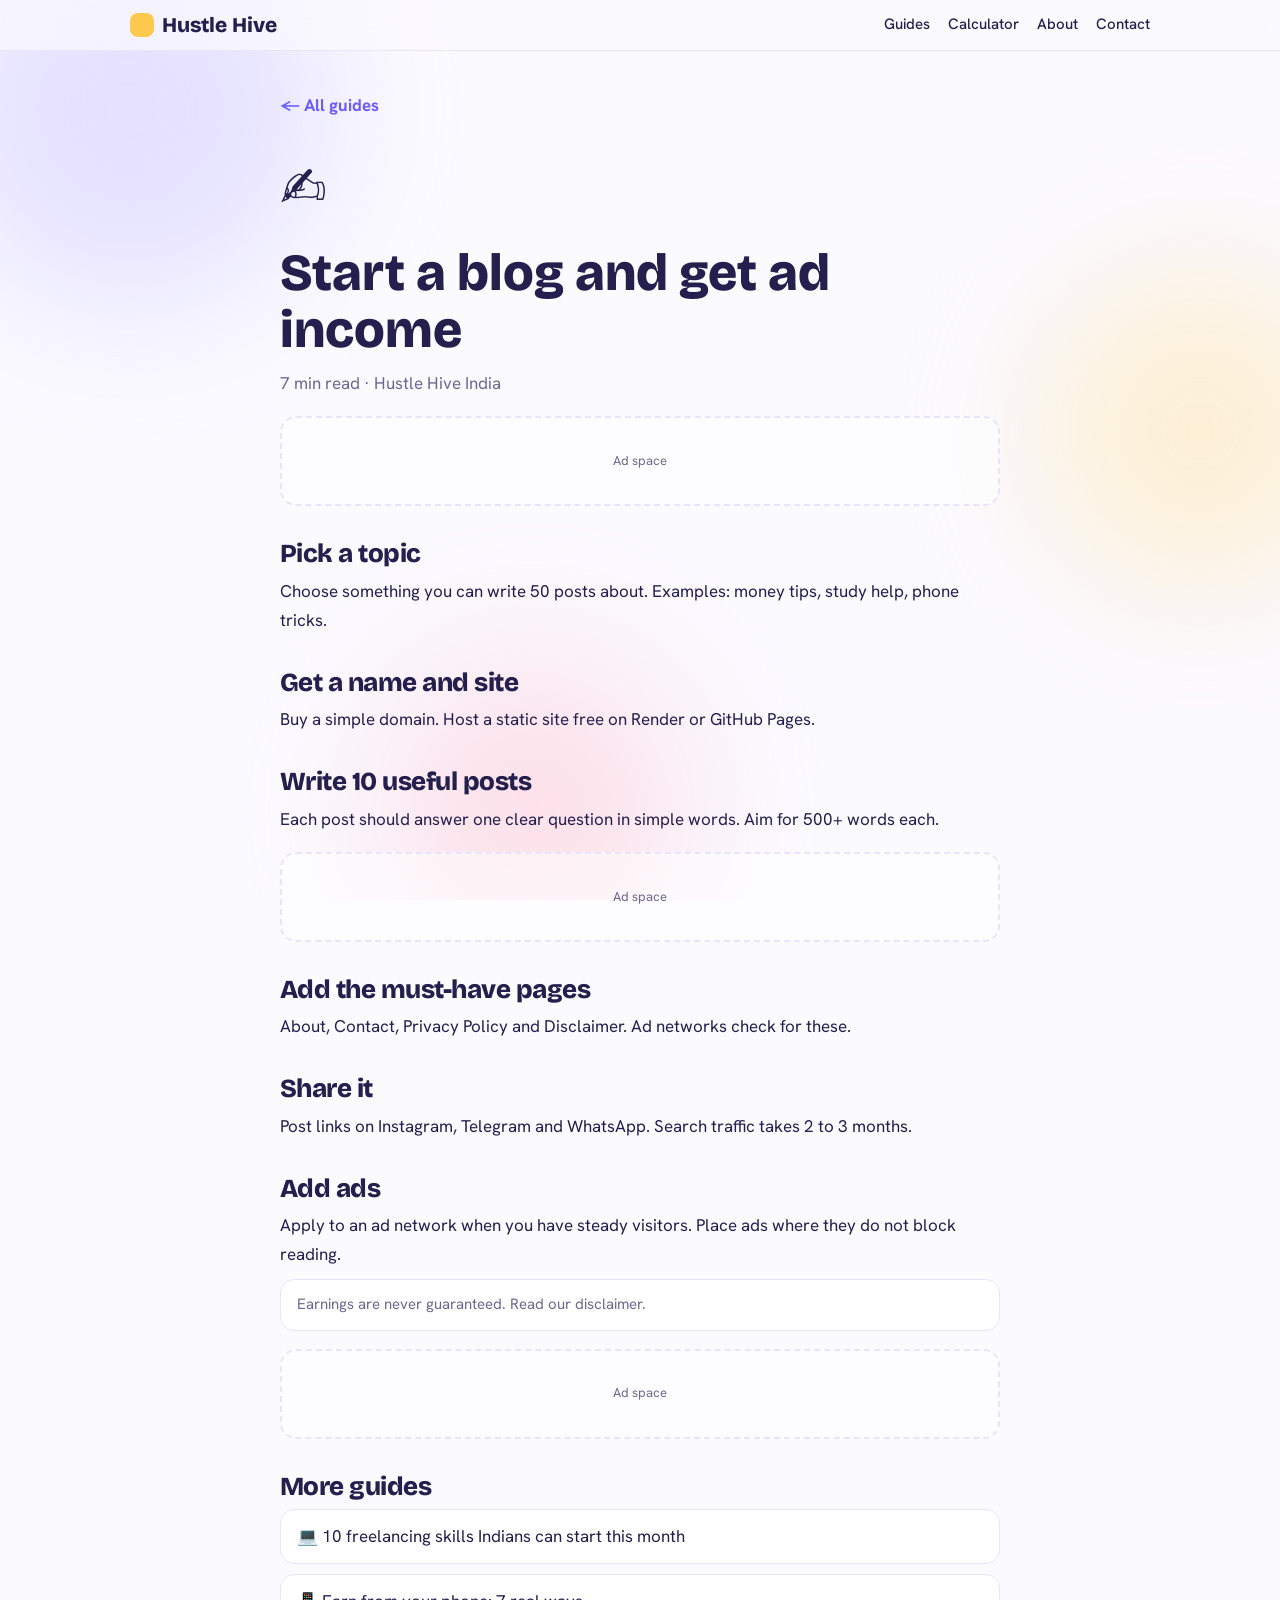
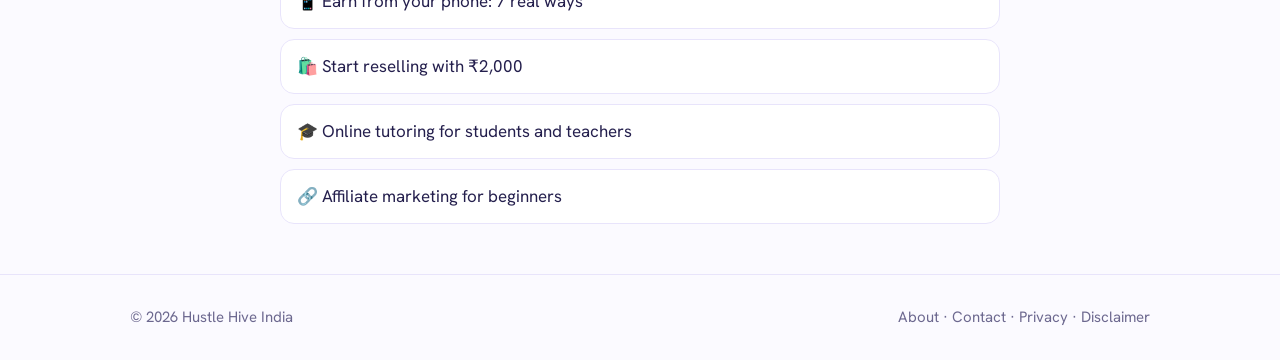
<file: start-a-blog.html>
<!DOCTYPE html><html lang="en"><head><meta charset="utf-8"><meta name="viewport" content="width=device-width,initial-scale=1,viewport-fit=cover"><title>Start a blog and get ad income – Hustle Hive India</title><meta name="description" content="Topic, domain, hosting, first 10 posts."><link rel="icon" href="data:image/svg+xml,%3Csvg xmlns='http://www.w3.org/2000/svg' viewBox='0 0 100 100'%3E%3Ctext y='.9em' font-size='90'%3E🪙%3C/text%3E%3C/svg%3E"><link href="https://fonts.googleapis.com/css2?family=Bricolage+Grotesque:wght@600;800&family=Hanken+Grotesk:wght@400;500;700&display=swap" rel="stylesheet"><link rel="stylesheet" href="style.css">
<!-- MONETAG: paste your site-wide Monetag script here (inside head) if they give you one -->
</head><body><div class="bg" aria-hidden="true"><i></i><i></i><i></i></div>
<header class="nav"><div class="w"><a class="logo" href="index.html"><b></b>Hustle Hive</a><nav><a href="index.html#posts">Guides</a><a href="index.html#calc">Calculator</a><a href="about.html">About</a><a href="contact.html">Contact</a></nav></div></header><main class="w art"><a class="back" href="index.html">← All guides</a><div class="big">✍️</div><h1>Start a blog and get ad income</h1><p class="meta">7 min read · Hustle Hive India</p><!-- AD SLOT 1: paste Monetag banner / zone code inside this box -->
<div class="ad" id="ad1">Ad space</div><h2>Pick a topic</h2><p>Choose something you can write 50 posts about. Examples: money tips, study help, phone tricks.</p><h2>Get a name and site</h2><p>Buy a simple domain. Host a static site free on Render or GitHub Pages.</p><h2>Write 10 useful posts</h2><p>Each post should answer one clear question in simple words. Aim for 500+ words each.</p><!-- AD SLOT 2: paste Monetag banner / zone code inside this box -->
<div class="ad" id="ad2">Ad space</div><h2>Add the must-have pages</h2><p>About, Contact, Privacy Policy and Disclaimer. Ad networks check for these.</p><h2>Share it</h2><p>Post links on Instagram, Telegram and WhatsApp. Search traffic takes 2 to 3 months.</p><h2>Add ads</h2><p>Apply to an ad network when you have steady visitors. Place ads where they do not block reading.</p><p class="note">Earnings are never guaranteed. Read our <a href="disclaimer.html">disclaimer</a>.</p><!-- AD SLOT 3: paste Monetag banner / zone code inside this box -->
<div class="ad" id="ad3">Ad space</div><h2>More guides</h2><div class="more"><a href="freelancing-skills.html">💻 10 freelancing skills Indians can start this month</a><a href="earn-from-phone.html">📱 Earn from your phone: 7 real ways</a><a href="reselling-2000.html">🛍️ Start reselling with ₹2,000</a><a href="online-tutoring.html">🎓 Online tutoring for students and teachers</a><a href="affiliate-marketing.html">🔗 Affiliate marketing for beginners</a></div></main><footer><div class="w"><span>© 2026 Hustle Hive India</span><span><a href="about.html">About</a> · <a href="contact.html">Contact</a> · <a href="privacy.html">Privacy</a> · <a href="disclaimer.html">Disclaimer</a></span></div></footer><script src="app.js"></script></body></html>
</file>
<file: style.css>
:root{--bg:#fbfaff;--ink:#241f4d;--mut:#6c688f;--card:rgba(255,255,255,.75);--line:#e8e4fb;--a:#6b5cff;--b:#ffc94d;--c:#ff7a93;box-sizing:border-box;padding-top:env(safe-area-inset-top,0px);padding-bottom:env(safe-area-inset-bottom,0px)}
html{scroll-behavior:smooth;scroll-padding-top:80px}*,*:before,*:after{box-sizing:border-box}
body{margin:0;background:var(--bg);color:var(--ink);font:400 17px/1.7 'Hanken Grotesk',system-ui,sans-serif;overflow-x:hidden}
h1,h2,h3{font-family:'Bricolage Grotesque',system-ui,sans-serif;line-height:1.1;margin:0}a{color:inherit;text-decoration:none}
:focus-visible{outline:3px solid var(--b);outline-offset:3px}.w{max-width:1060px;margin:0 auto;padding:0 20px}
.bg{position:fixed;inset:0;z-index:-1;overflow:hidden}.bg i{position:absolute;border-radius:50%;filter:blur(70px);opacity:.45;animation:drift 18s ease-in-out infinite}
.bg i:nth-child(1){width:380px;height:380px;background:#c9c2ff;top:-80px;left:-60px}.bg i:nth-child(2){width:320px;height:320px;background:#ffe3a3;top:30%;right:-80px;animation-delay:-6s}.bg i:nth-child(3){width:300px;height:300px;background:#ffc2cf;bottom:-60px;left:30%;animation-delay:-11s}
@keyframes drift{50%{transform:translate(50px,40px) scale(1.1)}}
.nav{position:sticky;top:0;z-index:5;backdrop-filter:blur(14px);background:rgba(251,250,255,.7);border-bottom:1px solid var(--line);padding-top:env(safe-area-inset-top,0px)}
.nav .w{display:flex;justify-content:space-between;align-items:center;padding-top:12px;padding-bottom:12px}
.nav nav{display:flex;gap:18px;font-weight:500;font-size:15px}.nav nav a:hover{color:var(--a)}
.logo{font:800 21px 'Bricolage Grotesque';display:flex;gap:8px;align-items:center}.logo b{width:24px;height:24px;background:var(--b);border-radius:8px;display:inline-block;animation:spin 8s linear infinite}
@keyframes spin{to{transform:rotate(360deg)}}
.hero{position:relative;padding:70px 20px 80px;min-height:460px}.hero h1{font-size:clamp(44px,9vw,98px);font-weight:800;letter-spacing:-.03em;max-width:11ch}
.hero h1 span{display:inline-block;animation:rise .9s cubic-bezier(.2,.8,.2,1) both}.hero h1 span:nth-child(2){animation-delay:.12s;background:linear-gradient(90deg,var(--a),var(--c));-webkit-background-clip:text;background-clip:text;color:transparent}.hero h1 span:nth-child(3){animation-delay:.24s}
@keyframes rise{from{transform:translateY(60%) rotate(4deg);opacity:0}}
.hero p{max-width:42ch;color:var(--mut);font-size:19px;margin:20px 0 28px}
.btn{display:inline-block;background:var(--a);color:#fff;font-weight:700;padding:14px 26px;border-radius:99px;transition:transform .2s,box-shadow .2s;box-shadow:0 8px 24px rgba(107,92,255,.3)}.btn:hover{transform:translateY(-3px);box-shadow:0 14px 30px rgba(107,92,255,.4)}
.coin{position:absolute;right:6%;width:72px;height:72px;border-radius:50%;background:var(--b);color:#4a3200;font:800 32px/72px 'Bricolage Grotesque';text-align:center;box-shadow:0 10px 30px rgba(255,201,77,.5);animation:fl 5s ease-in-out infinite}
.c1{top:50px}.c2{top:200px;right:20%;width:52px;height:52px;line-height:52px;font-size:22px;background:var(--c);color:#fff;animation-delay:-2s;box-shadow:0 10px 30px rgba(255,122,147,.5)}.c3{top:310px;right:3%;width:88px;height:88px;line-height:88px;background:var(--a);color:#fff;animation-delay:-3.5s;box-shadow:0 10px 30px rgba(107,92,255,.5)}
@keyframes fl{50%{transform:translateY(-24px) rotate(12deg)}}@media(max-width:700px){.coin{opacity:.3}}
.tape{background:linear-gradient(90deg,var(--a),var(--c));color:#fff;overflow:hidden;white-space:nowrap;padding:12px 0;font:700 18px 'Bricolage Grotesque'}.tape div{display:inline-block;animation:tape 30s linear infinite}@keyframes tape{to{transform:translateX(-50%)}}
section{padding:60px 0}h2{font-size:clamp(28px,5vw,44px);font-weight:800;margin-bottom:24px;letter-spacing:-.02em}
.grid{display:grid;grid-template-columns:repeat(auto-fill,minmax(290px,1fr));gap:20px}
.post{background:var(--card);backdrop-filter:blur(8px);border:1px solid var(--line);border-radius:24px;padding:26px;display:flex;flex-direction:column;gap:10px;transition:transform .25s,box-shadow .25s;box-shadow:0 4px 18px rgba(107,92,255,.06);cursor:pointer}
.post:hover{transform:translateY(-8px);box-shadow:0 18px 40px rgba(107,92,255,.18)}.post .e{font-size:36px}.post h3{font-size:21px}.post p{margin:0;color:var(--mut);font-size:15px;line-height:1.5}.post small{margin-top:auto;color:var(--a);font-weight:700}
.calc{background:linear-gradient(135deg,var(--a),#8f6bff);color:#fff;border-radius:32px;padding:40px;display:grid;gap:30px;grid-template-columns:1fr 1fr}@media(max-width:760px){.calc{grid-template-columns:1fr;padding:26px}}
.calc h2{margin:0 0 10px}.calc label{display:block;font-weight:700;margin-top:14px}.calc input{width:100%;accent-color:var(--b)}.out{background:rgba(255,255,255,.18);border-radius:22px;padding:26px;align-self:center}.out p{margin:0}.out b{display:block;font:800 clamp(38px,7vw,60px) 'Bricolage Grotesque';color:var(--b)}
.ad{border:2px dashed var(--line);border-radius:16px;min-height:90px;display:grid;place-items:center;color:var(--mut);font-size:13px;margin:18px 0;background:rgba(255,255,255,.5)}
form{display:flex;gap:10px;flex-wrap:wrap}form input{flex:1;min-width:220px;padding:14px 18px;border-radius:99px;border:1px solid var(--line);background:#fff;color:var(--ink);font:inherit}form button{border:0;cursor:pointer;font:700 17px 'Hanken Grotesk'}#ok{color:var(--a);font-weight:700;margin-top:10px;min-height:1.6em}
.art{max-width:760px;padding-top:40px;padding-bottom:50px}.art h1{font-size:clamp(32px,6vw,52px);font-weight:800;margin:10px 0}.art h2{font-size:26px;margin:34px 0 8px}.art p{margin:0 0 10px}.back{color:var(--a);font-weight:700}.big{font-size:56px;margin-top:20px}.meta{color:var(--mut)}.note{background:#fff;border:1px solid var(--line);border-radius:14px;padding:12px 16px;color:var(--mut);font-size:15px;margin-top:30px}
.more{display:grid;gap:10px}.more a{background:#fff;border:1px solid var(--line);border-radius:14px;padding:12px 16px;transition:.2s}.more a:hover{border-color:var(--a);transform:translateX(6px)}
footer{border-top:1px solid var(--line);padding:30px 0;color:var(--mut);font-size:15px}footer .w{display:flex;justify-content:space-between;flex-wrap:wrap;gap:12px}
.rv{opacity:0;transform:translateY(24px);transition:opacity .7s,transform .7s}.rv.in{opacity:1;transform:none}
@media(prefers-reduced-motion:reduce){*{animation:none!important;transition:none!important}.rv{opacity:1;transform:none}}
</file>
